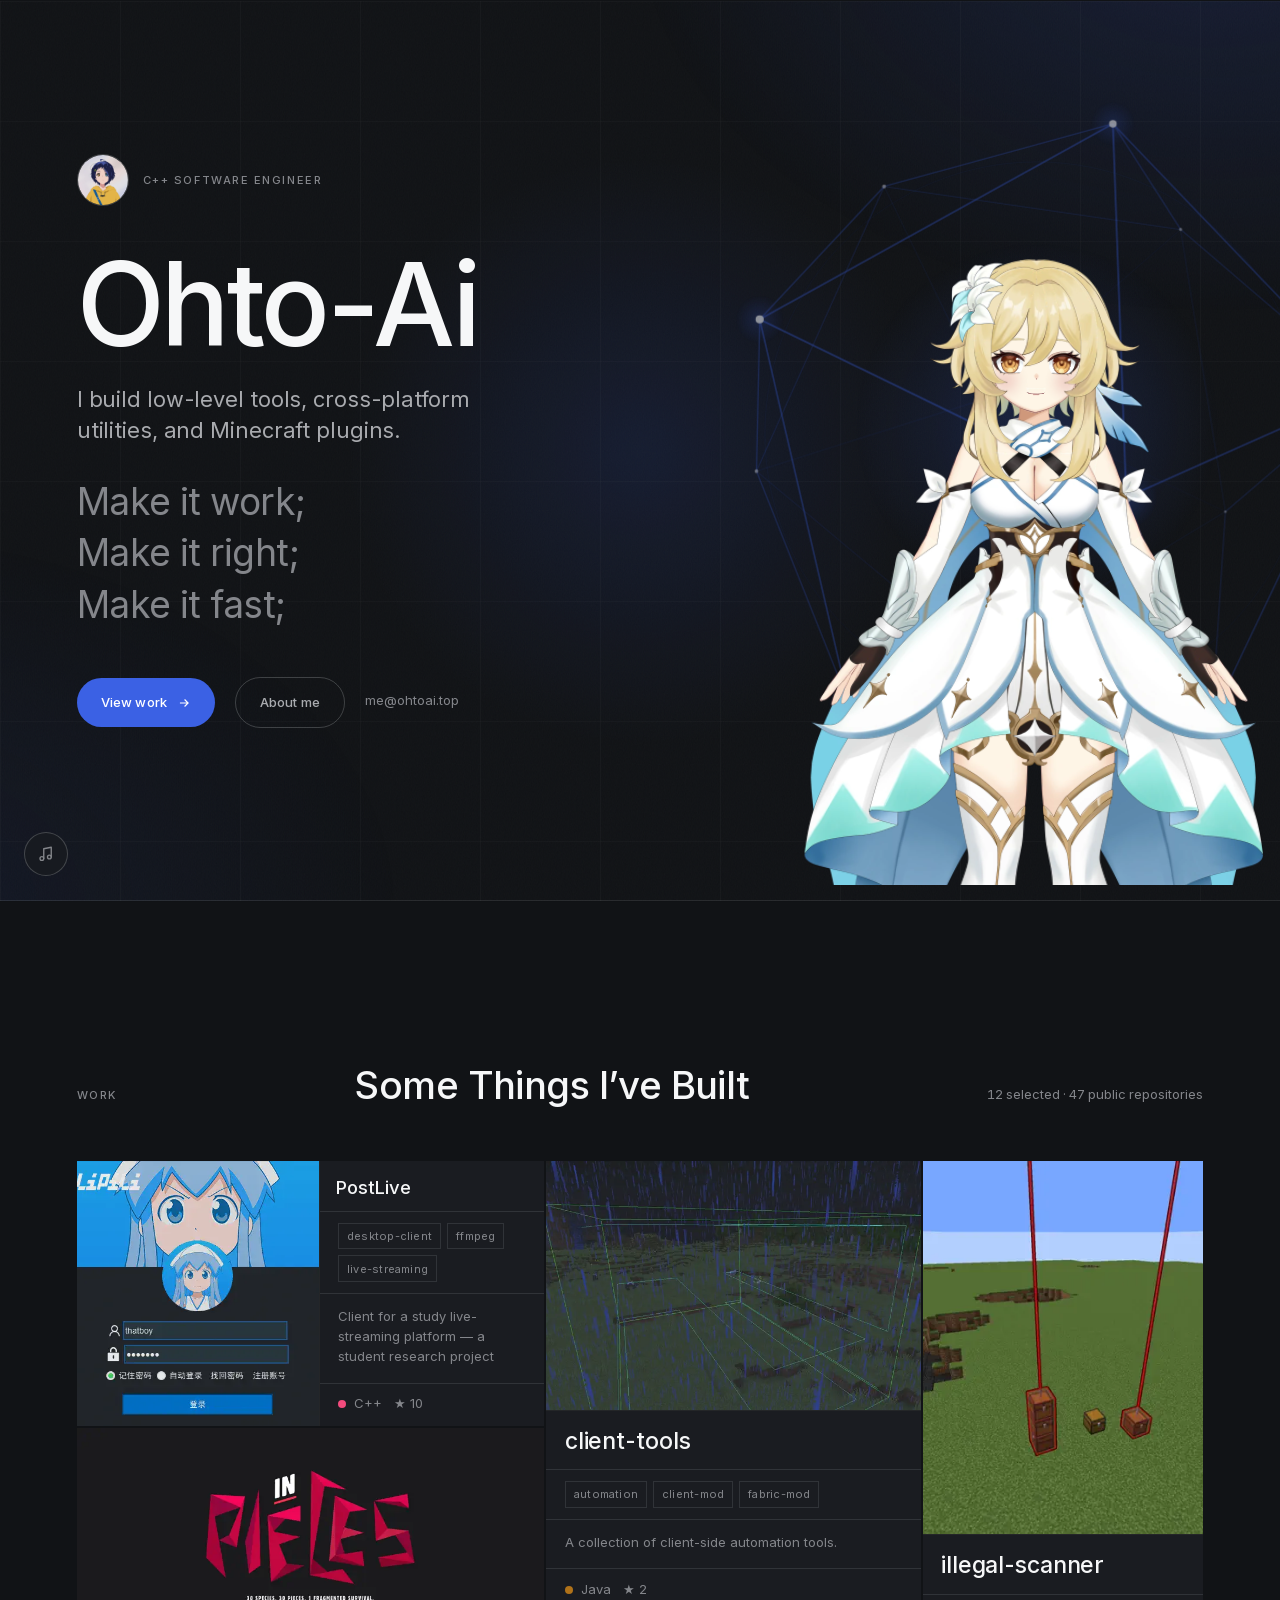
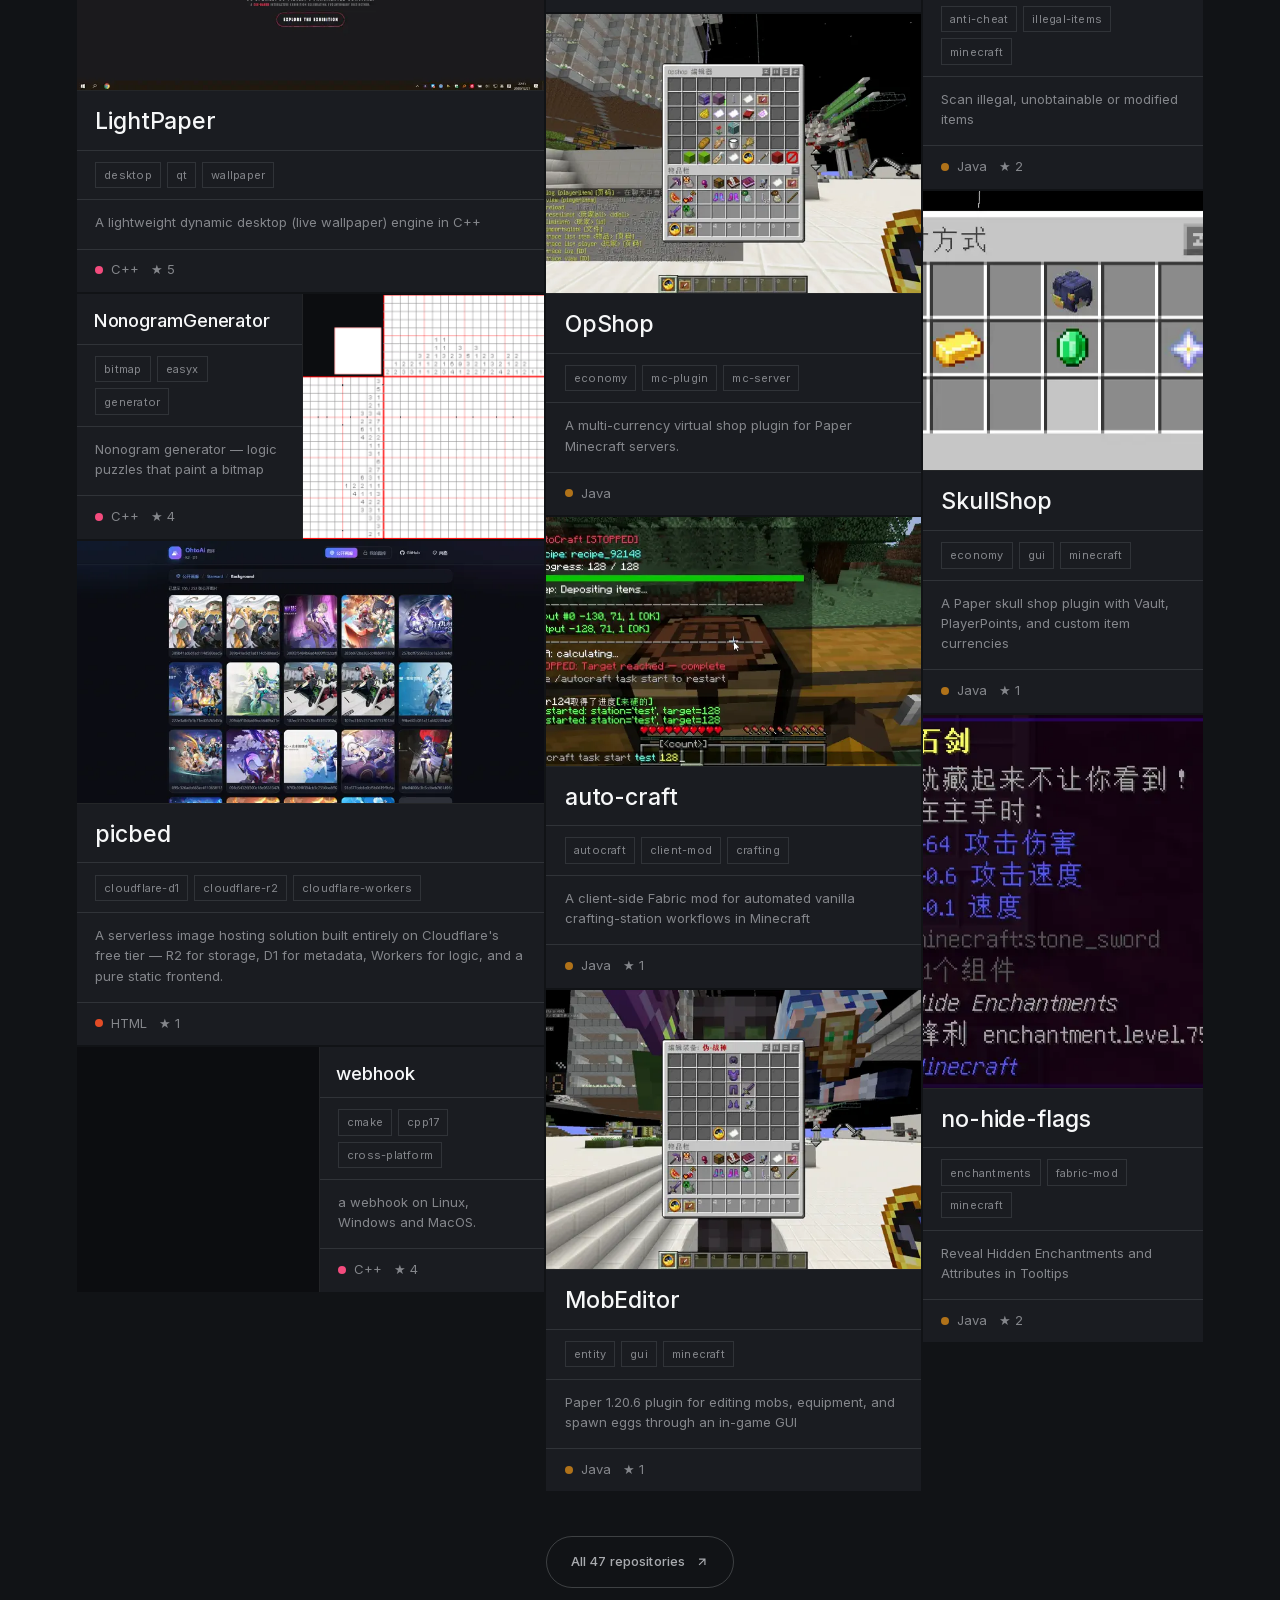
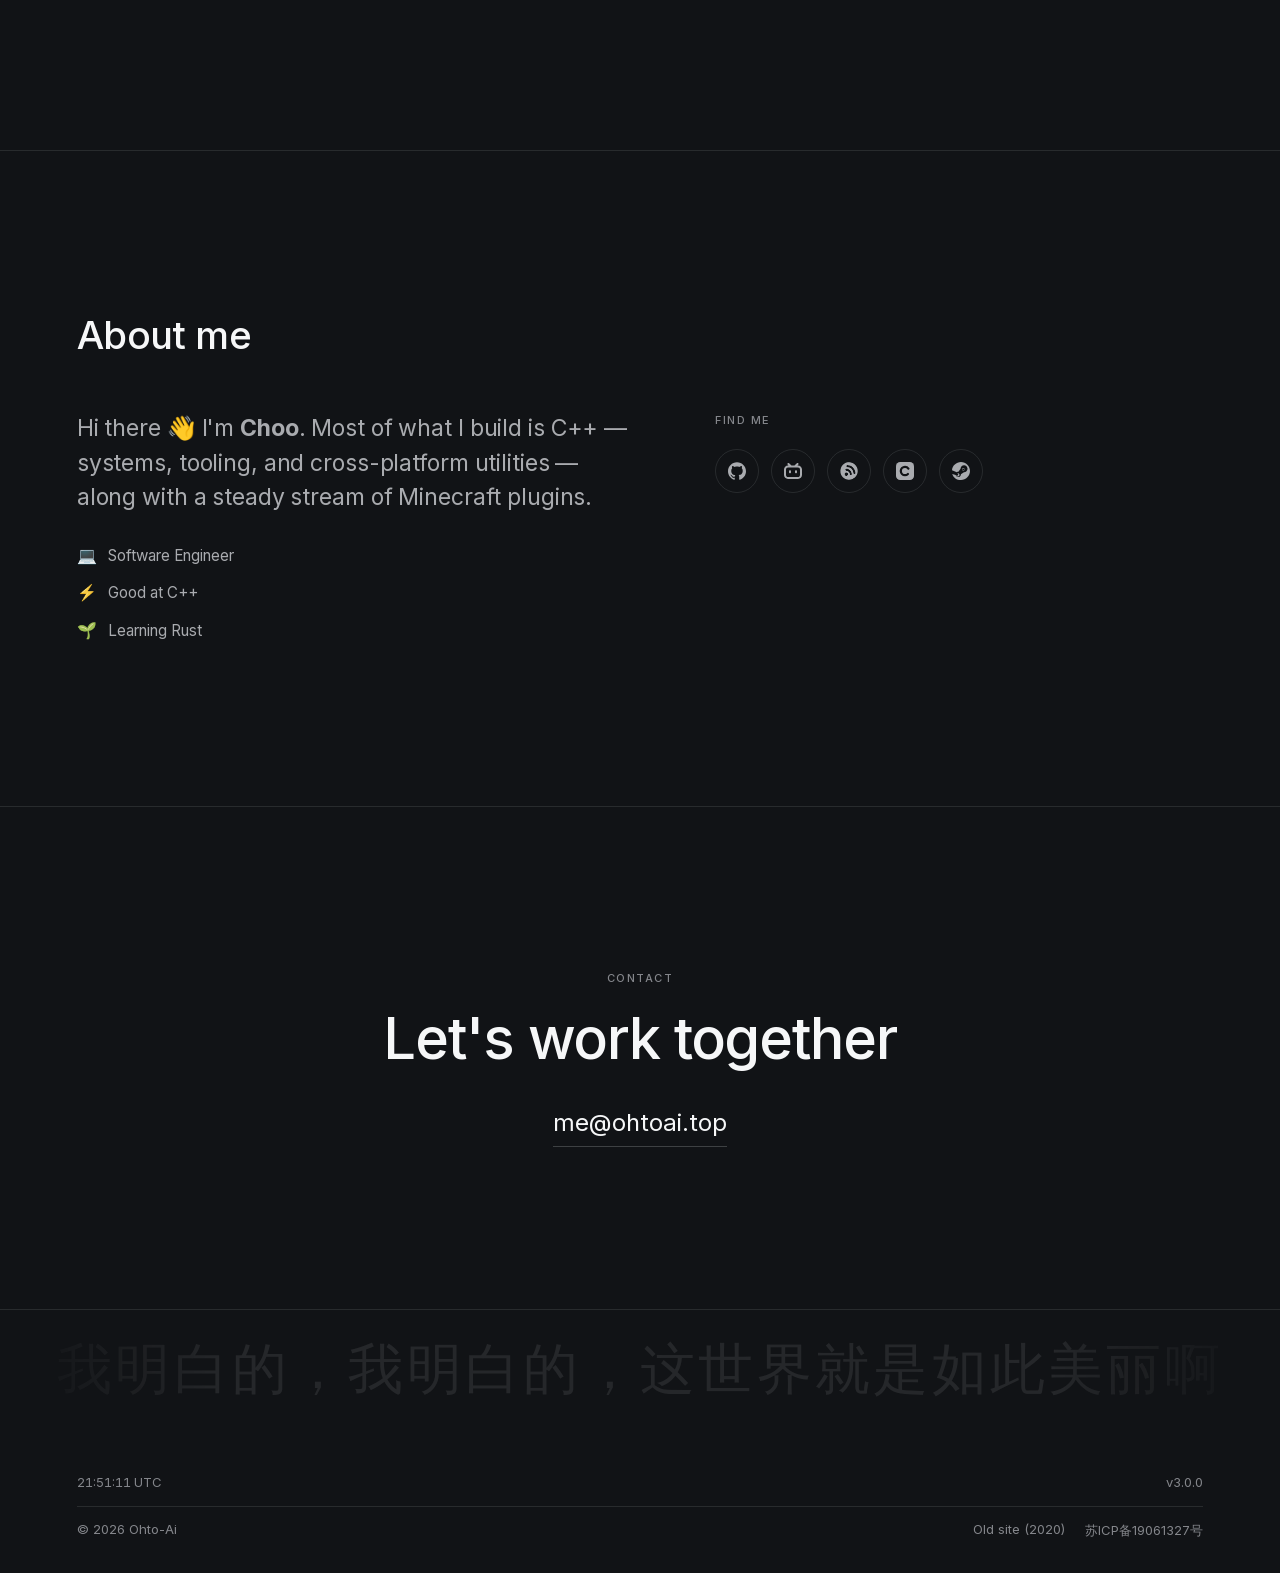
<file: index.html>
<!DOCTYPE html>
<html lang="en" class="is-loading">

<head>
    <meta charset="utf-8" />
    <meta name="viewport" content="width=device-width, initial-scale=1, viewport-fit=cover" />
    <meta name="color-scheme" content="dark" />
    <meta name="theme-color" content="#14151A" />
    <title>Ohto-Ai — C++ Software Engineer</title>
    <meta name="description" content="Ohto-Ai, C++ developer. Make it work; Make it right; Make it fast;" />
    <meta name="author" content="Ohto-Ai" />

    <!-- ======================================================================
         内联关键样式

         这一段存在的唯一目的：保证**第一帧**就是全屏不透明的深色。
         它不依赖任何外部文件，所以即使后面所有 <link> 和 <script> 全部 404，
         用户看到的依然是一块干净的深色，而不是闪出来的主页。
         ====================================================================== -->
    <style>
        html {
            background: #14151a;
            color-scheme: dark;
        }

        /* 揭幕的时长与缓动。
           定义在这里而不是 tokens.css —— 因为加载页必须在外部 CSS 全部
           加载失败时也能正常退场，否则它会永久盖住整站。
           内容升起（layout.css）引用同一组变量，两边才不会脱节。 */
        :root {
            --curtain-duration: 0.95s;
            --curtain-ease: cubic-bezier(0.7, 0, 0.3, 1);
        }

        .preloader {
            position: fixed;
            inset: 0;
            z-index: 1000;
            overflow: hidden;
            transform: translateY(0);
            transition: transform var(--curtain-duration) var(--curtain-ease);
        }

        /* 加载页整体上滑退场。
           内容同时从下方一个视口的高度升上来（见 layout.css），
           两者同速同向，所以始终首尾相接，中间不会露出空隙。 */
        html:not(.is-loading) .preloader {
            transform: translateY(-100%);
            pointer-events: none;
        }

        .preloader__band {
            position: absolute;
            left: 0;
            width: 100%;
            height: 33.34%;
        }

        .preloader__band:nth-child(1) { top: 0; }
        .preloader__band:nth-child(2) { top: 33.33%; }
        .preloader__band:nth-child(3) { top: 66.66%; }

        /* 加载期间，主页内容物理上不可见、不可滚动。
           即便遮罩层因为任何原因变透明，也不可能露出主页。

           用 clip 而不是 hidden：hidden 仍允许程序化滚动（比如方向键、
           空格），clip 则完全不建立可滚动区域。

           注意：它**不能**阻止文档被撑高。内容在加载期间整体下移 100vh，
           scrollHeight 实测会从 3369 涨到 4269（差一个视口）。原因是 body
           的 overflow 会传播到视口、body 自身按 visible 处理，那段位移照样
           计入可滚动区域。改用 clip 也一样撑高 —— 我试过。
           真正兜住这件事的是 site.js：平滑滚动和 ScrollTrigger 都推迟到
           位移动画结束后才初始化 / refresh。 */
        html.is-loading body {
            overflow: clip;
        }

        html.is-loading .site-nav,
        html.is-loading main,
        html.is-loading .site-footer,
        html.is-loading .skip-link {
            opacity: 0;
            visibility: hidden;
        }

        /* 减少动效 / 二次访问时直接跳过加载页 */
        html.is-skip-preloader .preloader {
            display: none;
        }
    </style>

    <link rel="preload" as="font" type="font/woff2" crossorigin
        href="assets/fonts/inter/inter-latin-wght-normal.woff2" />

    <link rel="stylesheet" href="assets/css/tokens.css" />
    <link rel="stylesheet" href="assets/css/base.css" />
    <link rel="stylesheet" href="assets/css/layout.css" />
    <link rel="stylesheet" href="assets/css/components.css" />
    <link rel="stylesheet" href="assets/css/motion.css" />

    <link rel="icon" href="favicon.ico" sizes="any" />
    <link rel="icon" type="image/png" href="assets/icon/favicon-256.png" sizes="256x256" />
    <link rel="apple-touch-icon" href="assets/icon/apple-touch-icon.png" />

    <!-- 首页的 Markdown 表示（Markdown for Agents）。
         静态源站做不了 Accept 头协商，Agent 可经此发现 /index.md；
         边缘层的完整协商见 cloudflare-worker/。 -->
    <link rel="alternate" type="text/markdown" href="/index.md" />
    <!-- 机器可读资源：API 目录（RFC 9727）与站点描述（schema.org JSON-LD）。
         对应的 Link 响应头由边缘 Worker 注入，见 cloudflare-worker/。 -->
    <link rel="api-catalog" href="/.well-known/api-catalog" />
    <link rel="describedby" type="application/ld+json" href="/doc/site.jsonld" />

    <!-- ======================================================================
         内联兜底

         它是内联的，所以**即使每一个外部 JS 和 CSS 都加载失败，它也会执行**。
         4 秒后无条件揭幕。这一层让"加载页卡死导致整站不可用"从
         "不太可能"变成"不可能"—— 旧站正是死在这一点上：
         它的揭幕逻辑依赖 CDN 上的 jQuery，CDN 一挂，页面就永远出不来。
         ====================================================================== -->
    <script>
        (function () {
            var de = document.documentElement;

            // js 标记表示"脚本可用，可以放心先把内容藏起来再揭示"。
            // 它必须无条件加上 —— 曾经写成两个分支各加一个，
            // 结果跳过加载页那条分支漏了它，导致同会话内二次访问时
            // motion.css 里所有 html.js 开头的规则全部失效，
            // 入场动画静默地什么都不做。
            de.classList.add("js");

            // 唯一的跳过条件：用户明确要求减少动效。
            // 问候语轮播本身就是一段动画，对这类用户直接不播，
            // 也省掉 1.4 秒的等待。
            //
            // 这里曾经还挂过一道"同会话只播一次"的 sessionStorage 门槛，
            // 已移除 —— 本站是单页，那道门槛的实际效果只是"刷新之后
            // 加载页不再出现"，跟预期正好相反。
            try {
                if (window.matchMedia("(prefers-reduced-motion: reduce)").matches) {
                    de.classList.remove("is-loading");
                    de.classList.add("is-skip-preloader");
                }
            } catch (e) {
                // matchMedia 不可用就按正常播放处理
            }

            // 兜底揭幕：无条件执行，不依赖任何外部资源
            window.__ohtoReveal = function () {
                if (!de.classList.contains("is-loading")) return;
                de.classList.remove("is-loading");
                var p = document.getElementById("preloader");
                if (p) {
                    p.setAttribute("data-done", "");
                    p.style.display = "none";
                }
            };

            setTimeout(window.__ohtoReveal, 4000);
        })();
    </script>
</head>

<body>
    <div class="site-bg" aria-hidden="true">
        <div class="site-bg__spot"></div>
    </div>

    <a class="skip-link" href="#main">Skip to content</a>

    <!-- ======================================================================
         加载页
         三条幕布自带内联背景色 —— 不依赖外部 CSS 就已经是全屏不透明的
         ====================================================================== -->
    <div class="preloader" id="preloader" role="status" aria-label="Loading">
        <div class="preloader__band" style="background:#14151A"></div>
        <div class="preloader__band" style="background:#14151A"></div>
        <div class="preloader__band" style="background:#14151A"></div>

        <div class="preloader__inner">
            <div class="preloader__greeting">
                <!-- 全站改英文后，这里也收成拉丁字母，收在 Hello 上 -->
                <span class="preloader__word">Bonjour</span>
                <span class="preloader__word">Hallo</span>
                <span class="preloader__word">Ciao</span>
                <span class="preloader__word">Olá</span>
                <span class="preloader__word">Hola</span>
                <span class="preloader__word">Hello</span>
            </div>

            <div class="preloader__foot">
                <span class="preloader__counter" id="preloader-counter">00</span>
                <a class="preloader__beian" href="https://beian.miit.gov.cn" target="_blank"
                    rel="noopener noreferrer" lang="zh-Hans">苏ICP备19061327号</a>
            </div>
        </div>
    </div>

    <!-- 导航 -->
    <header class="site-nav" id="site-nav">
        <div class="container site-nav__inner">
            <a class="site-nav__wordmark" href="#top">Ohto-Ai</a>

            <nav class="site-nav__links" aria-label="Main">
                <a class="site-nav__link" href="#work">Work</a>
                <a class="site-nav__link" href="https://blog.ohtoai.top/" target="_blank" rel="noopener noreferrer">Blog</a>
                <a class="site-nav__link" href="https://img.ohtoai.top" target="_blank" rel="noopener noreferrer">Images</a>
                <a class="site-nav__link" href="https://mail.ohtoai.top/" target="_blank" rel="noopener noreferrer">Mail</a>
                <a class="site-nav__link" href="#about">About</a>
                <a class="site-nav__link" href="#contact">Contact</a>
            </nav>

            <div class="site-nav__actions">
                <a class="site-nav__icon" href="https://github.com/Ohto-Ai" target="_blank" rel="noopener noreferrer"
                    aria-label="GitHub">
                    <svg width="18" height="18" viewBox="0 0 24 24" fill="currentColor" aria-hidden="true">
                        <path
                            d="M12 .297c-6.63 0-12 5.373-12 12 0 5.303 3.438 9.8 8.205 11.385.6.113.82-.258.82-.577 0-.285-.01-1.04-.015-2.04-3.338.724-4.042-1.61-4.042-1.61C4.422 18.07 3.633 17.7 3.633 17.7c-1.087-.744.084-.729.084-.729 1.205.084 1.838 1.236 1.838 1.236 1.07 1.835 2.809 1.305 3.495.998.108-.776.417-1.305.76-1.605-2.665-.3-5.466-1.332-5.466-5.93 0-1.31.465-2.38 1.235-3.22-.135-.303-.54-1.523.105-3.176 0 0 1.005-.322 3.3 1.23.96-.267 1.98-.399 3-.405 1.02.006 2.04.138 3 .405 2.28-1.552 3.285-1.23 3.285-1.23.645 1.653.24 2.873.12 3.176.765.84 1.23 1.91 1.23 3.22 0 4.61-2.805 5.625-5.475 5.92.42.36.81 1.096.81 2.22 0 1.606-.015 2.896-.015 3.286 0 .315.21.69.825.57C20.565 22.092 24 17.592 24 12.297c0-6.627-5.373-12-12-12" />
                    </svg>
                </a>

                <button class="site-nav__toggle" id="nav-toggle" aria-expanded="false" aria-controls="nav-panel"
                    aria-label="Open menu">
                    <svg width="20" height="20" viewBox="0 0 24 24" fill="none" stroke="currentColor"
                        stroke-width="1.5" aria-hidden="true">
                        <path d="M3 7h18M3 12h18M3 17h18" />
                    </svg>
                </button>
            </div>
        </div>
    </header>

    <!-- 移动端菜单 -->
    <nav class="nav-panel" id="nav-panel" aria-label="Mobile">
        <a class="nav-panel__link" href="#work">Work</a>
        <a class="nav-panel__link" href="https://blog.ohtoai.top/" target="_blank" rel="noopener noreferrer">Blog</a>
        <a class="nav-panel__link" href="https://img.ohtoai.top" target="_blank" rel="noopener noreferrer">Images</a>
        <a class="nav-panel__link" href="https://mail.ohtoai.top/" target="_blank" rel="noopener noreferrer">Mail</a>
        <a class="nav-panel__link" href="#about">About</a>
        <a class="nav-panel__link" href="#contact">Contact</a>
    </nav>

    <main id="main">
        <!-- ==================================================================
             Hero
             ================================================================== -->
        <section class="hero" id="top">
            <div class="container">
                <!-- 常驻动画：Live2D 立绘。画布由 hero-live2d.js 懒加载运行时后
                     动态插入 #hero-stage —— 揭幕结束 + 浏览器空闲才开始拉
                     ~700KB 库 + ~2.7MB 模型，不占首帧预算。
                     当前挂的是官方示例 Haru（管线占位），后续整体换成正统荧。
                     任何一步失败 stage 都整个让位，只剩线框底衬和辉光。 -->
                <div class="hero__char" id="hero-char" aria-hidden="true">
                    <!-- 旧版首屏那个自转的线框二十面体，退到立绘背后当底衬。
                         比角色大一圈，只在她的轮廓之外露出来。 -->
                    <div class="hero__backdrop">
                        <canvas id="hero-canvas"></canvas>
                    </div>
                    <div class="hero__char-glow"></div>
                    <div class="hero__char-stage" id="hero-stage">
                        <!-- 剧照垫场：从实际渲染帧截取的静态荧（66KB），模型
                             加载期间先由它占位，就绪后淡出无缝交接；加载
                             失败时它就是最终形态；reduced-motion 下它是全部 -->
                        <img class="hero__live2d-still" id="hero-live2d-still"
                            src="assets/live2d/lumine/still.webp" alt=""
                            aria-hidden="true" />
                    </div>
                </div>

                <div class="hero__copy">
                    <div class="hero__chip reveal">
                        <!-- 头像：本地文件即显（同源必成，硬刷新-proof），
                             avatar.js 后台预载 Gravatar 高清镜像、成功才无缝升级。
                             之前指向 CDN 的做法被实测拖出过 50s+ 的加载悬挂。 -->
                        <img class="hero__avatar" id="hero-avatar"
                            src="assets/img/avatar.png"
                            alt="Ohto-Ai" width="52" height="52" decoding="async"
                            referrerpolicy="no-referrer" />
                        <span class="eyebrow">C++ Software Engineer</span>
                    </div>

                    <h1 class="hero__name mask-reveal" lang="en">Ohto-Ai</h1>

                    <!-- 一句"我做什么"。之前首屏只有名字和宣言，访客看不出这人具体做哪一行。 -->
                    <p class="hero__lede mask-reveal" lang="en" style="--reveal-delay:.08s">
                        I build low-level tools, cross-platform utilities, and Minecraft plugins.
                    </p>

                    <!-- 三行一组，每行各自遮罩揭示。刻意断成三行而不是让它自然折行：
                         一行 42 个字符在这个字号下必然断得难看，断成三行反而像一句宣言。 -->
                    <p class="hero__statement">
                        <span class="mask-reveal" style="--reveal-delay:.2s">Make it work;</span>
                        <span class="mask-reveal" style="--reveal-delay:.3s">Make it right;</span>
                        <span class="mask-reveal" style="--reveal-delay:.4s">Make it fast;</span>
                    </p>

                    <div class="hero__actions reveal" style="--reveal-delay:.52s">
                        <a class="btn btn--primary" href="#work">
                            View work
                            <svg width="14" height="14" viewBox="0 0 24 24" fill="none" stroke="currentColor"
                                stroke-width="2" aria-hidden="true">
                                <path d="M5 12h14M13 6l6 6-6 6" />
                            </svg>
                        </a>
                        <a class="btn btn--ghost" href="#about">About me</a>

                        <!-- 邮箱放首屏，省得访客为了找联系方式一路滚到底 -->
                        <a class="hero__email" href="mailto:me@ohtoai.top">me@ohtoai.top</a>
                    </div>
                </div>
            </div>
        </section>

        <!-- ==================================================================
             Work
             ================================================================== -->
        <section id="work">
            <div class="container">
                <div class="section-head reveal">
                    <p class="eyebrow">Work</p>
                    <h2 class="section-head__title">Some Things I’ve Built</h2>
                    <p class="section-head__count mono" id="work-count"></p>
                </div>

                <div class="work-grid" id="work-list">
                    <!-- 由 work.js 从 repos.data.js 渲染成错落的砖块 -->
                </div>

                <!-- 无 JS 时的降级：普通链接列表，依然可用 -->
                <!-- 无 JS 时的降级：与 repos.data.js 的精选名单保持一致 -->
                <noscript>
                    <div class="work-list">
                        <a class="work-row" href="https://github.com/Ohto-Ai/PostLive">
                            <span class="work-row__index">00</span>
                            <span class="work-row__body"><span class="work-row__title">PostLive</span></span>
                        </a>
                        <a class="work-row" href="https://github.com/Ohto-Ai/LightPaper">
                            <span class="work-row__index">01</span>
                            <span class="work-row__body"><span class="work-row__title">LightPaper</span></span>
                        </a>
                        <a class="work-row" href="https://github.com/Ohto-Ai/NonogramGenerator">
                            <span class="work-row__index">02</span>
                            <span class="work-row__body"><span class="work-row__title">NonogramGenerator</span></span>
                        </a>
                        <a class="work-row" href="https://github.com/ohto-ai/picbed">
                            <span class="work-row__index">03</span>
                            <span class="work-row__body"><span class="work-row__title">picbed</span></span>
                        </a>
                        <a class="work-row" href="https://github.com/Ohto-Ai/webhook">
                            <span class="work-row__index">04</span>
                            <span class="work-row__body"><span class="work-row__title">webhook</span></span>
                        </a>
                        <a class="work-row" href="https://github.com/ohto-ai/client-tools">
                            <span class="work-row__index">05</span>
                            <span class="work-row__body"><span class="work-row__title">client-tools</span></span>
                        </a>
                        <a class="work-row" href="https://github.com/ohto-ai/OpShop">
                            <span class="work-row__index">06</span>
                            <span class="work-row__body"><span class="work-row__title">OpShop</span></span>
                        </a>
                        <a class="work-row" href="https://github.com/ohto-ai/auto-craft">
                            <span class="work-row__index">07</span>
                            <span class="work-row__body"><span class="work-row__title">auto-craft</span></span>
                        </a>
                        <a class="work-row" href="https://github.com/ohto-ai/MobEditor">
                            <span class="work-row__index">08</span>
                            <span class="work-row__body"><span class="work-row__title">MobEditor</span></span>
                        </a>
                        <a class="work-row" href="https://github.com/ohto-ai/illegal-scanner">
                            <span class="work-row__index">09</span>
                            <span class="work-row__body"><span class="work-row__title">illegal-scanner</span></span>
                        </a>
                        <a class="work-row" href="https://github.com/ohto-ai/SkullShop">
                            <span class="work-row__index">10</span>
                            <span class="work-row__body"><span class="work-row__title">SkullShop</span></span>
                        </a>
                        <a class="work-row" href="https://github.com/ohto-ai/no-hide-flags">
                            <span class="work-row__index">11</span>
                            <span class="work-row__body"><span class="work-row__title">no-hide-flags</span></span>
                        </a>
                    </div>
                </noscript>

                <div class="work-more reveal">
                    <a class="btn btn--ghost" id="work-all" href="https://github.com/Ohto-Ai?tab=repositories"
                        target="_blank" rel="noopener noreferrer">
                        <span id="work-all-label">All repositories</span>
                        <svg width="14" height="14" viewBox="0 0 24 24" fill="none" stroke="currentColor"
                            stroke-width="2" aria-hidden="true">
                            <path d="M7 17L17 7M7 7h10v10" />
                        </svg>
                    </a>
                </div>
            </div>
        </section>

        <!-- ==================================================================
             About
             ================================================================== -->
        <section id="about">
            <div class="container">
                <div class="section-head reveal">
                    <h2 class="section-head__title">About me</h2>
                </div>

                <div class="about__grid">
                    <div class="reveal">
                        <!-- 原先这句是"I build things, get them right, then make them fast"，
                             跟首屏那句宣言是同一个意思，等于在同一页说了两遍。
                             换成实际信息：做什么、用什么语言、还写什么。 -->
                        <p class="about__lead">
                            Hi there 👋 I'm <strong>Choo</strong>. Most of what I build is C++ — systems,
                            tooling, and cross-platform utilities — along with a steady stream
                            of Minecraft plugins.
                        </p>

                        <ul class="about__facts">
                            <li>
                                <span class="about__emoji" aria-hidden="true">💻</span>
                                <span>Software Engineer</span>
                            </li>
                            <li>
                                <span class="about__emoji" aria-hidden="true">⚡</span>
                                <span>Good at C++</span>
                            </li>
                            <li>
                                <span class="about__emoji" aria-hidden="true">🌱</span>
                                <span>Learning Rust</span>
                            </li>
                        </ul>
                    </div>

                    <div class="reveal" style="--reveal-delay:.1s">
                        <p class="eyebrow" style="margin-bottom:1.25rem">Find me</p>
                        <div class="about__socials">
                            <a class="about__social" href="https://github.com/Ohto-Ai" target="_blank"
                                rel="noopener noreferrer" aria-label="GitHub">
                                <svg width="18" height="18" viewBox="0 0 24 24" fill="currentColor" aria-hidden="true">
                                    <path
                                        d="M12 .297c-6.63 0-12 5.373-12 12 0 5.303 3.438 9.8 8.205 11.385.6.113.82-.258.82-.577 0-.285-.01-1.04-.015-2.04-3.338.724-4.042-1.61-4.042-1.61C4.422 18.07 3.633 17.7 3.633 17.7c-1.087-.744.084-.729.084-.729 1.205.084 1.838 1.236 1.838 1.236 1.07 1.835 2.809 1.305 3.495.998.108-.776.417-1.305.76-1.605-2.665-.3-5.466-1.332-5.466-5.93 0-1.31.465-2.38 1.235-3.22-.135-.303-.54-1.523.105-3.176 0 0 1.005-.322 3.3 1.23.96-.267 1.98-.399 3-.405 1.02.006 2.04.138 3 .405 2.28-1.552 3.285-1.23 3.285-1.23.645 1.653.24 2.873.12 3.176.765.84 1.23 1.91 1.23 3.22 0 4.61-2.805 5.625-5.475 5.92.42.36.81 1.096.81 2.22 0 1.606-.015 2.896-.015 3.286 0 .315.21.69.825.57C20.565 22.092 24 17.592 24 12.297c0-6.627-5.373-12-12-12" />
                                </svg>
                            </a>
                            <a class="about__social" href="https://space.bilibili.com/36225088" target="_blank"
                                rel="noopener noreferrer" aria-label="Bilibili">
                                <svg width="18" height="18" viewBox="0 0 24 24" fill="currentColor" aria-hidden="true">
                                    <path
                                        d="M17.813 4.653h.854c1.51.054 2.769.578 3.773 1.574 1.004.995 1.524 2.249 1.56 3.76v7.36c-.036 1.51-.556 2.769-1.56 3.773s-2.262 1.524-3.773 1.56H5.333c-1.51-.036-2.769-.556-3.773-1.56S.036 18.858 0 17.347v-7.36c.036-1.511.556-2.765 1.56-3.76 1.004-.996 2.262-1.52 3.773-1.574h.774l-1.174-1.12a1.234 1.234 0 0 1-.373-.906c0-.356.124-.658.373-.907l.027-.027c.267-.249.573-.373.92-.373.347 0 .653.124.92.373L9.653 4.44c.071.071.134.142.187.213h4.267a.836.836 0 0 1 .16-.213l2.853-2.747c.267-.249.573-.373.92-.373.347 0 .662.151.929.4.267.249.391.551.391.907 0 .355-.124.657-.373.906zM5.333 7.24c-.746.018-1.373.276-1.88.773-.506.498-.769 1.13-.786 1.894v7.52c.017.764.28 1.395.786 1.893.507.498 1.134.756 1.88.773h13.334c.746-.017 1.373-.275 1.88-.773.506-.498.769-1.129.786-1.893v-7.52c-.017-.765-.28-1.396-.786-1.894-.507-.497-1.134-.755-1.88-.773zM8 11.107c.373 0 .684.124.933.373.25.249.383.569.4.96v1.173c-.017.391-.15.711-.4.96-.249.25-.56.374-.933.374s-.684-.125-.933-.374c-.25-.249-.383-.569-.4-.96V12.44c0-.373.129-.689.386-.947.258-.257.574-.386.947-.386zm8 0c.373 0 .684.124.933.373.25.249.383.569.4.96v1.173c-.017.391-.15.711-.4.96-.249.25-.56.374-.933.374s-.684-.125-.933-.374c-.25-.249-.383-.569-.4-.96V12.44c0-.373.129-.689.386-.947.258-.257.574-.386.947-.386z" />
                                </svg>
                            </a>
                            <a class="about__social" href="https://www.cnblogs.com/that-boy" target="_blank"
                                rel="noopener noreferrer" aria-label="博客园">
                                <svg width="18" height="18" viewBox="0 0 100 100" fill="currentColor" aria-hidden="true">
                                    <path d="M50.2 2C40.7 2 31.4 4.8 23.4 10.1C15.5 15.4 9.3 23 5.7 31.8C2 40.6 1.1 50.3 2.9 59.6C4.8 69 9.4 77.6 16.1 84.3C22.9 91.1 31.5 95.7 40.8 97.5C50.2 99.4 59.9 98.4 68.7 94.8C77.5 91.1 85 84.9 90.3 77C95.6 69.1 98.4 59.8 98.4 50.2C98.4 43.9 97.2 37.6 94.8 31.8C92.3 25.9 88.8 20.6 84.3 16.1C79.8 11.6 74.5 8.1 68.7 5.7C62.8 3.2 56.6 2 50.2 2ZM35 78.1C32.9 78.1 30.9 77.5 29.2 76.3C27.5 75.2 26.1 73.5 25.3 71.6C24.5 69.7 24.3 67.6 24.7 65.6C25.1 63.5 26.1 61.7 27.6 60.2C29 58.7 30.9 57.7 32.9 57.3C34.9 56.9 37.1 57.1 39 57.9C40.9 58.7 42.5 60.1 43.7 61.8C44.8 63.5 45.4 65.5 45.4 67.6C45.4 70.4 44.3 73 42.4 75C40.4 76.9 37.8 78.1 35 78.1ZM60.1 74.1C58.4 74.1 56.7 73.4 55.5 72.2C54.3 70.9 53.6 69.3 53.6 67.6C53.6 57.8 45.1 49.5 35 49.5C33.3 49.5 31.7 48.8 30.4 47.6C29.2 46.3 28.5 44.7 28.5 43C28.5 41.2 29.2 39.6 30.4 38.4C31.7 37.1 33.3 36.5 35 36.5C52.1 36.5 66.6 50.7 66.6 67.6C66.6 68.4 66.5 69.3 66.1 70.1C65.8 70.9 65.3 71.6 64.7 72.2C64.1 72.8 63.4 73.3 62.6 73.6C61.8 73.9 60.9 74.1 60.1 74.1L60.1 74.1ZM80.7 68H80.2C78.5 68 77 67.4 75.8 66.3C74.6 65.2 73.8 63.6 73.7 62C72.3 46.3 60.6 29.5 41.4 29.5C39.7 29.5 38 28.8 36.8 27.6C35.6 26.4 34.9 24.7 34.9 23C34.9 21.3 35.6 19.6 36.8 18.4C38 17.2 39.7 16.5 41.4 16.5C65 16.5 84.5 35.6 86.7 61C86.8 62.7 86.2 64.4 85.1 65.7C84 67 82.4 67.9 80.7 68Z" />
                                    <path d="M36.2 6.9C60.1 -0.9 86.2 12.3 93.6 35.9" />
                                    <path d="M50.2 5.6C41.4 5.6 32.8 8.2 25.4 13.1C18.1 18 12.4 25 9 33.1C5.6 41.3 4.7 50.3 6.5 58.9C8.2 67.6 12.4 75.5 18.7 81.8C24.9 88 32.9 92.3 41.5 94C50.2 95.7 59.1 94.8 67.3 91.4C75.4 88.1 82.4 82.3 87.3 75C92.2 67.7 94.8 59 94.8 50.2C94.8 44.4 93.7 38.6 91.4 33.1C89.2 27.7 85.9 22.8 81.8 18.7C77.6 14.5 72.7 11.2 67.3 9C61.9 6.8 56.1 5.6 50.2 5.6ZM35 78.1C32.9 78.1 30.9 77.5 29.2 76.3C27.5 75.2 26.1 73.5 25.3 71.6C24.5 69.7 24.3 67.6 24.7 65.6C25.1 63.5 26.1 61.7 27.6 60.2C29 58.7 30.9 57.7 32.9 57.3C34.9 56.9 37.1 57.1 39 57.9C40.9 58.7 42.5 60.1 43.7 61.8C44.8 63.5 45.4 65.5 45.4 67.6C45.4 70.4 44.3 73 42.4 75C40.4 76.9 37.8 78.1 35 78.1ZM60.1 74.1C58.4 74.1 56.7 73.4 55.5 72.2C54.3 70.9 53.6 69.3 53.6 67.6C53.6 57.8 45.1 49.5 35 49.5C33.3 49.5 31.7 48.8 30.4 47.6C29.2 46.3 28.5 44.7 28.5 43C28.5 41.2 29.2 39.6 30.4 38.4C31.7 37.1 33.3 36.5 35 36.5C52.2 36.5 66.6 50.7 66.6 67.6C66.6 68.4 66.5 69.3 66.1 70.1C65.8 70.9 65.3 71.6 64.7 72.2C64.1 72.8 63.4 73.3 62.6 73.6C61.8 73.9 60.9 74.1 60.1 74.1L60.1 74.1ZM80.7 68H80.2C78.5 68 77 67.4 75.8 66.3C74.6 65.2 73.8 63.6 73.7 62C72.4 46.3 60.6 29.5 41.4 29.5C39.7 29.5 38 28.8 36.8 27.6C35.6 26.4 34.9 24.7 34.9 23C34.9 21.3 35.6 19.6 36.8 18.4C38 17.2 39.7 16.5 41.4 16.5C65 16.5 84.5 35.6 86.7 61C86.8 62.7 86.2 64.4 85.1 65.7C84 67 82.4 67.9 80.7 68Z" />
                                    <path d="M80.7 68H80.2C78.5 68 77 67.4 75.8 66.3C74.6 65.2 73.8 63.6 73.7 62C73.2 56.8 71.7 51.7 69.2 47C58.9 38.2 45.8 33.4 32.2 33.4C23.5 33.4 14.8 35.5 6.9 39.4C4.4 49.5 5.5 60.1 10 69.5C14.5 78.9 22.1 86.4 31.6 90.8C41 95.1 51.7 96 61.8 93.3C71.8 90.6 80.6 84.5 86.6 76C85.9 72.9 85 69.9 83.8 67C82.8 67.6 81.8 67.9 80.7 68ZM35 78.1C32.9 78.1 30.9 77.5 29.2 76.3C27.5 75.2 26.1 73.5 25.3 71.6C24.5 69.7 24.3 67.6 24.7 65.6C25.1 63.5 26.1 61.7 27.6 60.2C29 58.7 30.9 57.7 32.9 57.3C34.9 56.9 37.1 57.1 39 57.9C40.9 58.7 42.5 60.1 43.7 61.8C44.8 63.5 45.4 65.5 45.4 67.6C45.4 70.4 44.3 73 42.4 75C40.4 76.9 37.8 78.1 35 78.1ZM60.1 74.1C58.4 74.1 56.7 73.4 55.5 72.2C54.3 70.9 53.6 69.3 53.6 67.6C53.6 57.7 45.1 49.5 35 49.5C33.3 49.5 31.7 48.8 30.4 47.6C29.2 46.3 28.5 44.7 28.5 43C28.5 41.2 29.2 39.6 30.4 38.4C31.7 37.1 33.3 36.5 35 36.5C52.1 36.5 66.6 50.7 66.6 67.6C66.6 68.4 66.5 69.3 66.1 70.1C65.8 70.9 65.3 71.6 64.7 72.2C64.1 72.8 63.4 73.3 62.6 73.6C61.8 73.9 60.9 74.1 60.1 74.1L60.1 74.1Z" />
                                </svg>
                            </a>
                            <a class="about__social" href="https://blog.csdn.net/qq_29091587" target="_blank"
                                rel="noopener noreferrer" aria-label="CSDN">
                                <svg width="18" height="18" viewBox="0 0 24 24" fill="currentColor" aria-hidden="true">
                                    <mask id="csdn-cut">
                                        <rect width="24" height="24" fill="#fff" />
                                        <circle cx="12" cy="12" r="5.6" fill="none" stroke="#000" stroke-width="3"
                                            stroke-linecap="round" stroke-dasharray="26.48 8.70" stroke-dashoffset="-4.35" />
                                    </mask>
                                    <rect width="24" height="24" rx="5.5" mask="url(#csdn-cut)" />
                                </svg>
                            </a>
                            <a class="about__social" href="https://steamcommunity.com/id/OhtoAi-02" target="_blank"
                                rel="noopener noreferrer" aria-label="Steam">
                                <svg width="18" height="18" viewBox="0 0 24 24" fill="currentColor" aria-hidden="true">
                                    <path
                                        d="M11.979 0C5.678 0 .511 4.86 0 10.985l6.443 2.664c.545-.373 1.203-.593 1.911-.593.063 0 .125.002.188.005l2.866-4.15v-.058c0-2.564 2.087-4.65 4.65-4.65 2.565 0 4.651 2.086 4.651 4.65 0 2.565-2.086 4.651-4.65 4.651h-.108l-4.09 2.918c0 .052.003.104.003.157 0 1.926-1.567 3.492-3.493 3.492-1.71 0-3.129-1.233-3.442-2.85L.32 15.887C1.748 20.771 6.279 24 11.98 24c6.627 0 12-5.373 12-12s-5.373-12-12-12zm-5.28 18.303l-1.31-.542a2.62 2.62 0 001.51 1.5c1.15.47 2.47-.08 2.94-1.23.23-.56.24-1.17.02-1.74a2.62 2.62 0 00-1.4-1.4 2.6 2.6 0 00-1.9-.07l1.35.56a1.93 1.93 0 01-1.21 3.02zm8.42-6.77a1.72 1.72 0 01-1.72-1.72c0-.95.77-1.72 1.72-1.72.95 0 1.72.77 1.72 1.72 0 .95-.77 1.72-1.72 1.72zm0-3.02a1.3 1.3 0 100 2.6 1.3 1.3 0 000-2.6z" />
                                </svg>
                            </a>
                        </div>
                    </div>
                    </div>
                </div>
        </section>

        <!-- ==================================================================
             Contact
             ================================================================== -->
        <section id="contact">
            <div class="container contact reveal">
                <!-- eyebrow 放标题上面，和 Work / About 的 section-head 同一节奏 -->
                <p class="eyebrow" style="margin-bottom:1.25rem">Contact</p>
                <h2 class="contact__title">Let's work together</h2>
                <a class="contact__email" href="mailto:me@ohtoai.top">me@ohtoai.top</a>
            </div>
        </section>
    </main>

    <footer class="site-footer">
        <!-- 大户爱在《奇蛋物语》终章的台词。装饰性的背景水印，读屏略过 -->
        <p class="site-footer__quote" lang="zh-Hans" aria-hidden="true">我明白的，我明白的，这世界就是如此美丽啊</p>
        <div class="container">
            <div class="site-footer__row">
                <span class="mono" id="footer-clock">--:--:--</span>
                <span class="mono">v3.0.0</span>
            </div>
            <div class="site-footer__row">
                <span>© <span id="footer-year">2026</span> Ohto-Ai</span>
                <span class="site-footer__links">
                    <a href="2020/">Old site (2020)</a>
                    <a class="site-footer__beian" href="https://beian.miit.gov.cn" target="_blank"
                        rel="noopener noreferrer" lang="zh-Hans">苏ICP备19061327号</a>
                </span>
            </div>
        </div>
    </footer>

    <!-- 背景音乐：HOYO-MiX《风息的离别诗》整曲（175s，Opus mono 24k ≈ 616KB，
         AAC 40k 兜底 Safari）。浏览器禁止有声自动播放，默认关闭，点左下角
         开关开启；上次开着走的话本次首次交互自动续上。曲子开头极轻、结尾
         自然淡出，整曲循环的接缝无需额外处理。 -->
    <div class="bgm" id="bgm">
        <audio id="bgm-audio" loop preload="none">
            <source src="assets/music/zeitlind-full.webm" type="audio/webm; codecs=opus" />
            <source src="assets/music/zeitlind-full.m4a" type="audio/mp4" />
        </audio>
        <button class="bgm__toggle" id="bgm-toggle" type="button" aria-pressed="false"
            aria-label="Play background music" title="Background music">
            <svg class="bgm__icon" width="18" height="18" viewBox="0 0 24 24" fill="none"
                stroke="currentColor" stroke-width="1.8" stroke-linecap="round"
                stroke-linejoin="round" aria-hidden="true">
                <path d="M9 18V5l10-2v13" />
                <circle cx="6.5" cy="18" r="2.5" />
                <circle cx="16.5" cy="16" r="2.5" />
            </svg>
        </button>
        <!-- 右键开关展开的小控制面板：播放/暂停 + 音量（bgm.js 定位与开关） -->
        <div class="bgm__panel" id="bgm-panel" role="group" aria-label="Background music controls"
            hidden>
            <button class="bgm__play" id="bgm-play" type="button" aria-pressed="false"
                aria-label="Play">
                <svg class="bgm__play-icon" width="15" height="15" viewBox="0 0 24 24"
                    aria-hidden="true">
                    <path class="bgm__icon-play" d="M8 5v14l11-7z" fill="currentColor" />
                    <path class="bgm__icon-pause" d="M7 5h3.5v14H7zM13.5 5H17v14h-3.5z"
                        fill="currentColor" />
                </svg>
            </button>
            <label class="bgm__vol">
                <svg width="14" height="14" viewBox="0 0 24 24" fill="none" stroke="currentColor"
                    stroke-width="1.8" stroke-linecap="round" stroke-linejoin="round" aria-hidden="true">
                    <path d="M11 5 6 9H3v6h3l5 4V5z" />
                    <path d="M15.5 8.5a5 5 0 0 1 0 7" />
                </svg>
                <input type="range" id="bgm-volume" min="0" max="100" value="45" aria-label="Volume" />
                <span class="bgm__vol-label mono" id="bgm-volume-label">45%</span>
            </label>
        </div>
    </div>

    <script src="assets/js/repos.data.js"></script>
    <script src="assets/js/vendor/gsap.min.js"></script>
    <script src="assets/js/vendor/ScrollTrigger.min.js"></script>
    <script src="assets/js/vendor/lenis.min.js"></script>
    <script src="assets/js/preloader.js"></script>
    <script src="assets/js/hero-live2d.js"></script>
    <script src="assets/js/hero-canvas.js"></script>
    <script src="assets/js/work.js"></script>
    <script src="assets/js/avatar.js"></script>
    <script src="assets/js/site.js"></script>
    <script src="assets/js/bgm.js"></script>
    <script src="assets/js/log-website.js"></script>
</body>

</html>
</file>
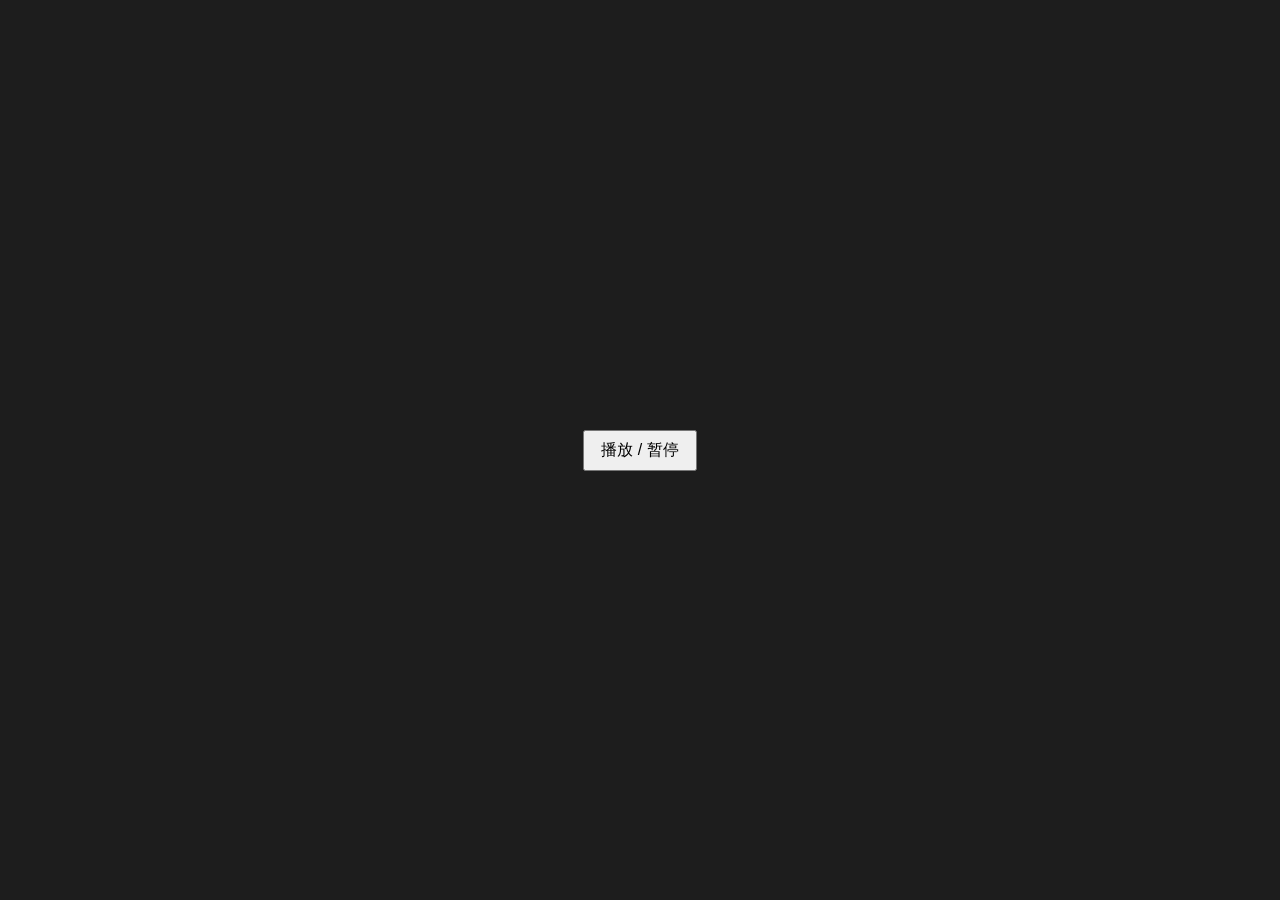
<file: 2020/music.html>
<!DOCTYPE html>
<html lang="zh-CN">

<head>
    <meta charset="utf-8">
    <meta name="viewport" content="width=device-width, initial-scale=1.0">
    <title>thatboy - music</title>
    <link rel="Shortcut Icon" href="assets/icon/boy.ico" type="image/ico">
    <style>
        html, body {
            height: 100%;
            margin: 0;
        }
        body {
            display: flex;
            flex-direction: column;
            align-items: center;
            justify-content: center;
            gap: 1rem;
            background: #1D1D1D;
            color: #F0F0F0;
            font-family: sans-serif;
            user-select: none;
        }
        button {
            padding: 8px 16px;
            font-size: 16px;
            cursor: pointer;
        }
    </style>
</head>

<body>
    <audio id="music" preload="none"></audio>
    <button id="toggle" type="button">播放 / 暂停</button>

    <script src="assets/js/bkmusic.js"></script>
    <script>
        var music = document.getElementById("music");
        document.getElementById("toggle").addEventListener("click", function () {
            if (music.paused) {
                if (music.src) {
                    var result = music.play();
                    if (result && result.catch) result.catch(function () { });
                } else {
                    window.startMusic();
                }
            } else {
                music.pause();
            }
        });
    </script>
</body>

</html>
</file>
<file: assets/css/tokens.css>
/* ==========================================================================
   tokens.css — 设计系统
   整套色阶由 --base-hue 单一变量驱动。
   改这一个数字，整站的冷暖和强调色一起变。
   色锚点取自 dennissnellenberg.com（#455CE9 / #1C1D20）与
   maximeheckel.com（OKLCH 单色相色阶）。
   ========================================================================== */

:root {
    /* ----------------------------------------------------------------------
       色相 —— 267 即 #455CE9 的 OKLCH 色相角
       ---------------------------------------------------------------------- */
    --base-hue: 267;

    /* ----------------------------------------------------------------------
       中性色阶 —— 带微弱色相，不是纯灰。
       纯灰在深色底上会显脏；掺一点主题色相，整页才"透气"。
       ---------------------------------------------------------------------- */
    --gray-000: oklch(16% 0.006 var(--base-hue));   /* 最深：加载页底色 */
    --gray-100: oklch(18.5% 0.008 var(--base-hue)); /* 页面底色  ≈ DS #1C1D20 */
    --gray-200: oklch(22.5% 0.01 var(--base-hue));  /* 面板 */
    --gray-300: oklch(26.5% 0.011 var(--base-hue)); /* 卡片 / hover 面 */
    --gray-400: oklch(31.5% 0.011 var(--base-hue)); /* 分隔线加强 */
    --gray-500: oklch(38% 0.01 var(--base-hue));
    --gray-600: oklch(48% 0.009 var(--base-hue));   /* 失效态 */
    --gray-700: oklch(62% 0.008 var(--base-hue));   /* 弱化文字 */
    --gray-800: oklch(74% 0.006 var(--base-hue));   /* 次级文字 */
    --gray-900: oklch(87% 0.004 var(--base-hue));
    --gray-1000: oklch(97.5% 0.002 var(--base-hue)); /* 正文 */

    /* ----------------------------------------------------------------------
       强调色阶 —— 全站只有一个强调色，只用在链接、焦点环、选中态
       ---------------------------------------------------------------------- */
    --blue-300: oklch(40% 0.14 var(--base-hue));
    --blue-500: oklch(54.5% 0.203 var(--base-hue));  /* 精确 DS #455CE9 —— 填充用 */
    --blue-600: oklch(64.6% 0.172 var(--base-hue));  /* 精确 MH --emphasis —— 文字用 */
    --blue-700: oklch(78% 0.1 var(--base-hue));      /* 深色底上的 hover */

    /* ----------------------------------------------------------------------
       语义层 —— 组件只引用这一层，永远不直接引用上面的色阶。
       换主题时只需要动这里。
       ---------------------------------------------------------------------- */
    --bg: var(--gray-100);
    --bg-deep: var(--gray-000);
    --surface: var(--gray-200);
    --surface-hover: var(--gray-300);
    --surface-active: var(--gray-400);

    --text-primary: var(--gray-1000);
    --text-secondary: var(--gray-800);
    --text-muted: var(--gray-700);
    --text-disabled: var(--gray-600);

    --border: oklch(97.5% 0.002 var(--base-hue) / 0.1);
    --border-strong: oklch(97.5% 0.002 var(--base-hue) / 0.2);

    --accent: var(--blue-600);
    --accent-fill: var(--blue-500);
    --accent-hover: var(--blue-700);
    --focus-ring: var(--blue-600);

    /* ----------------------------------------------------------------------
       字体
       拉丁字体必须排在 CJK 之前 —— 回退是逐字形的：
       英文落到 Inter，中文直接跳到 PingFang / 雅黑。
       顺序反了，英文会用雅黑那套很弱的拉丁字形渲染。
       ---------------------------------------------------------------------- */
    --font-sans:
        "Inter Variable", "Inter",
        ui-sans-serif, -apple-system, BlinkMacSystemFont,
        "Segoe UI Variable Text", "Segoe UI",
        "PingFang SC", "Hiragino Sans GB",          /* macOS / iOS 中文 */
        "Microsoft YaHei UI", "Microsoft YaHei",    /* Windows 中文，UI 变体小字号更清晰 */
        "Source Han Sans SC", "Noto Sans CJK SC", "WenQuanYi Micro Hei",
        sans-serif;

    --font-mono:
        "Inter Variable", "Inter",
        ui-monospace, "SFMono-Regular", "SF Mono", Menlo, Consolas,
        "Cascadia Mono", "Liberation Mono",
        "Microsoft YaHei UI",
        monospace;

    /* ----------------------------------------------------------------------
       字号 —— 流体缩放，大字号配负字距，小标签配正字距。
       分层设定字距（而不是全局统一）是"排版显高级"的大部分含义。
       ---------------------------------------------------------------------- */
    --fs-hero: clamp(2.75rem, 9vw, 8.5rem);
    --ls-hero: -0.03em;
    --lh-hero: 0.92;

    --fs-display: clamp(1.75rem, 4.5vw, 3.75rem);
    --ls-display: -0.02em;
    --lh-display: 1.05;

    --fs-h2: clamp(1.5rem, 3vw, 2.5rem);
    --ls-h2: -0.015em;
    --lh-h2: 1.15;

    --fs-h3: clamp(1.125rem, 1.8vw, 1.5rem);
    --ls-h3: -0.005em;
    --lh-h3: 1.25;

    --fs-body: clamp(0.95rem, 1.05vw, 1.0625rem);
    --lh-body: 1.65;
    --lh-cjk: 1.75; /* 汉字是全角方块，1.5 以下会挤 */

    --fs-small: 0.8125rem;
    --ls-small: 0.01em;

    --fs-eyebrow: 0.6875rem;
    --ls-eyebrow: 0.14em;

    /* ----------------------------------------------------------------------
       间距 —— DS 原值，全部流体
       ---------------------------------------------------------------------- */
    --section-padding: clamp(5em, 18vh, 11em);
    --container-padding: clamp(1.25rem, 6vw, 6rem);
    --gap-padding: clamp(1.5rem, 4vw, 2.5rem);
    --container-max: 1600px;

    /* ----------------------------------------------------------------------
       圆角
       ---------------------------------------------------------------------- */
    --radius-sm: 4px;
    --radius-md: 8px;
    --radius-lg: 16px;
    --radius-full: 999px;

    /* ----------------------------------------------------------------------
       缓动 —— DS 的 cubic-bezier(.7,0,.3,1) 是整套观感的核心，全站统一
       ---------------------------------------------------------------------- */
    --ease: cubic-bezier(0.7, 0, 0.3, 1);
    --ease-out-expo: cubic-bezier(0.16, 1, 0.3, 1);

    --animation-fast: all 0.3s var(--ease);
    --animation-primary: all 0.5s var(--ease);
    --animation-smooth: all 0.7s var(--ease);
    --animation-slow: all 0.9s var(--ease);

    /* ----------------------------------------------------------------------
       层级
       ---------------------------------------------------------------------- */
    --z-bg: 0;
    --z-content: 1;
    --z-nav: 100;
    --z-preloader: 1000;
    /* dialog 走浏览器顶层（top layer），不需要 z-index */
}

/* --------------------------------------------------------------------------
   偏好高对比度
   -------------------------------------------------------------------------- */
@media (prefers-contrast: more) {
    :root {
        --border: oklch(97.5% 0.002 var(--base-hue) / 0.3);
        --border-strong: oklch(97.5% 0.002 var(--base-hue) / 0.45);
        --text-muted: var(--gray-800);
        --text-secondary: var(--gray-900);
    }
}
</file>
<file: assets/css/base.css>
/* ==========================================================================
   base.css — 重置、字体加载、排版默认值
   ========================================================================== */

/* --------------------------------------------------------------------------
   Inter 可变字体
   只带 latin 子集，配 unicode-range —— 这正是中文能自动落到系统字体
   （PingFang / 雅黑）而不用下载 8MB 中文字体的原因。
   -------------------------------------------------------------------------- */
@font-face {
    font-family: "Inter Variable";
    font-style: normal;
    font-display: swap;
    font-weight: 100 900;
    src: url("../fonts/inter/inter-latin-wght-normal.woff2") format("woff2-variations");
    unicode-range: U+0000-00FF, U+0131, U+0152-0153, U+02BB-02BC, U+02C6, U+02DA,
        U+02DC, U+0304, U+0308, U+0329, U+2000-206F, U+2074, U+20AC, U+2122,
        U+2191, U+2193, U+2212, U+2215, U+FEFF, U+FFFD;
}

/* --------------------------------------------------------------------------
   重置
   -------------------------------------------------------------------------- */
*,
*::before,
*::after {
    box-sizing: border-box;
}

* {
    margin: 0;
}

html {
    -webkit-text-size-adjust: 100%;
    /* 无 JS 时锚点跳转的平滑滚动。 */
    scroll-behavior: smooth;
    /* 不要沿用旧站那句全局 *::-webkit-scrollbar { display: none } ——
       它抹掉了所有页面的滚动位置指示器。这里改成细滚动条。 */
    scrollbar-width: thin;
    scrollbar-color: var(--gray-500) transparent;
}

/* Lenis 接管滚动后，必须关掉 CSS 的平滑滚动，否则两者会互相抢滚动位置。

   两个要点：
   1. 判断依据用 Lenis 自己加在根元素上的 .lenis 类，而不是靠 JS 写内联样式 ——
      没有时序竞争。
   2. 必须带 !important。实测根元素的内联 style 上会带一条 scroll-behavior:
      smooth（来源未查明，既不是本站的 JS 也不是 GSAP/ScrollTrigger 的写入），
      内联声明优先级高于普通样式表规则，不加 !important 这条规则形同虚设。 */
html.lenis {
    scroll-behavior: auto !important;
}

body {
    /* 纯 hex 兜底：oklch 的 var() 在极老浏览器上会解析失败并置空，
       这一行保证那种情况下底色依然正确 */
    background-color: #14151a;
    background-color: var(--bg);
    color: var(--text-primary);
    font-family: var(--font-sans);
    font-size: var(--fs-body);
    font-weight: 400; /* 深色底上不要用 300，细字重小字号会散架 */
    line-height: var(--lh-body);
    min-height: 100vh;
    min-height: 100svh; /* 移动端地址栏收起时不跳动 */
    overflow-x: hidden;
    /* 浅色字在深色底上视觉更重。不加这两行，400 会看起来像 500，整页显廉价 */
    -webkit-font-smoothing: antialiased;
    -moz-osx-font-smoothing: grayscale;
    text-rendering: optimizeLegibility;
}

img,
svg,
video {
    display: block;
    max-width: 100%;
}

img {
    height: auto;
}

button,
input,
select,
textarea {
    font: inherit;
    color: inherit;
}

button {
    background: none;
    border: none;
    cursor: pointer;
}

a {
    color: inherit;
    text-decoration: none;
}

ul,
ol {
    list-style: none;
    padding: 0;
}

/* 中文内容行高放宽 —— 汉字是全角方块，标准行高会显挤 */
:lang(zh) {
    line-height: var(--lh-cjk);
}

/* --------------------------------------------------------------------------
   焦点
   旧站完全没有焦点样式，键盘用户无法定位。只对 :focus-visible 生效，
   鼠标点击不会留下焦点环。
   -------------------------------------------------------------------------- */
:focus {
    outline: none;
}

:focus-visible {
    outline: 2px solid var(--focus-ring);
    outline-offset: 3px;
    border-radius: var(--radius-sm);
}

::selection {
    background: var(--accent-fill);
    color: #fff;
}

/* --------------------------------------------------------------------------
   排版工具类
   -------------------------------------------------------------------------- */
.eyebrow {
    font-family: var(--font-mono);
    font-size: var(--fs-eyebrow);
    font-weight: 500;
    letter-spacing: var(--ls-eyebrow);
    text-transform: uppercase;
    color: var(--text-muted);
}

.display {
    font-size: var(--fs-display);
    letter-spacing: var(--ls-display);
    line-height: var(--lh-display);
    font-weight: 500;
}

.mono {
    font-family: var(--font-mono);
    font-variant-numeric: tabular-nums; /* 数字等宽，滚动时不抖 */
}

.text-muted {
    color: var(--text-muted);
}

.text-secondary {
    color: var(--text-secondary);
}

/* 视觉隐藏但读屏可见 */
.visually-hidden {
    position: absolute;
    width: 1px;
    height: 1px;
    padding: 0;
    overflow: hidden;
    clip: rect(0, 0, 0, 0);
    white-space: nowrap;
    border: 0;
}

/* 跳到主内容 —— 键盘用户的第一个可聚焦元素 */
.skip-link {
    position: absolute;
    top: 0;
    left: 50%;
    translate: -50% -120%;
    z-index: calc(var(--z-preloader) + 1);
    padding: 0.75rem 1.25rem;
    background: var(--surface);
    border: 1px solid var(--border-strong);
    border-radius: 0 0 var(--radius-md) var(--radius-md);
    font-size: var(--fs-small);
    transition: translate 0.2s var(--ease);
}

.skip-link:focus-visible {
    translate: -50% 0;
}

/* --------------------------------------------------------------------------
   禁用动效
   CSS 侧一刀切。JS 侧另见 site.js 里的 prefersReducedMotion 标志 ——
   两者都要做，只做 CSS 会漏掉所有 JS 驱动的动效。
   -------------------------------------------------------------------------- */
@media (prefers-reduced-motion: reduce) {
    *,
    *::before,
    *::after {
        animation-duration: 0.01ms !important;
        animation-iteration-count: 1 !important;
        transition-duration: 0.01ms !important;
        scroll-behavior: auto !important;
    }
}
</file>
<file: assets/css/layout.css>
/* ==========================================================================
   layout.css — 背景、导航、区块骨架、页脚
   ========================================================================== */

/* --------------------------------------------------------------------------
   背景
   深色打底 + 两团极淡的缓慢流动渐变 + 一层噪点。
   全部纯 CSS / 内联 SVG，零外部资源，零加载负担。
   -------------------------------------------------------------------------- */
.site-bg {
    position: fixed;
    inset: 0;
    z-index: var(--z-bg);
    pointer-events: none;
    background: var(--bg);
    overflow: hidden;
}

.site-bg::before {
    content: "";
    position: absolute;
    inset: -30%;
    background:
        radial-gradient(
            42% 42% at 78% 12%,
            oklch(54.5% 0.203 var(--base-hue) / 0.16) 0%,
            transparent 68%
        ),
        radial-gradient(
            38% 38% at 12% 82%,
            oklch(54.5% 0.203 var(--base-hue) / 0.09) 0%,
            transparent 70%
        );
    /* 90s 一轮。慢到几乎察觉不到在动，但页面不会是死的 */
    animation: bg-drift 90s var(--ease) infinite alternate;
    will-change: transform;
}

@keyframes bg-drift {
    0% {
        transform: translate3d(0, 0, 0) scale(1);
    }
    100% {
        transform: translate3d(-4%, 3%, 0) scale(1.12);
    }
}

/* 蓝图网格 + 噪点
   三层背景叠在一起：粗网格（120px）、点阵（24px）、噪点。
   网格给纯色深底一点"工程图纸"的质感（参考 maximeheckel 的首屏），
   噪点消除大面积渐变的色带（banding）。全部压得极淡 —— 是质感，不是图案。 */
.site-bg::after {
    content: "";
    position: absolute;
    inset: 0;
    opacity: 0.5;
    background-image:
        /* 粗网格 */
        repeating-linear-gradient(
            to right,
            oklch(97.5% 0.002 var(--base-hue) / 0.045) 0 1px,
            transparent 1px 120px
        ),
        repeating-linear-gradient(
            to bottom,
            oklch(97.5% 0.002 var(--base-hue) / 0.045) 0 1px,
            transparent 1px 120px
        ),
        /* 点阵 */
        radial-gradient(
            oklch(97.5% 0.002 var(--base-hue) / 0.05) 0.5px,
            transparent 0.5px
        ),
        /* 噪点 */
        url("data:image/svg+xml,%3Csvg xmlns='http://www.w3.org/2000/svg' width='180' height='180'%3E%3Cfilter id='n'%3E%3CfeTurbulence type='fractalNoise' baseFrequency='0.85' numOctaves='4' stitchTiles='stitch'/%3E%3C/filter%3E%3Crect width='180' height='180' filter='url(%23n)' opacity='0.06'/%3E%3C/svg%3E");
    background-size: 120px 120px, 120px 120px, 24px 24px, 180px 180px;
}

/* 光标聚光灯
   跟随指针的一团柔光，把深色背景局部照亮。
   位置由 site.js 写进 --mx / --my（rAF 里做插值，所以移动是滑的而不是跳的）。 */
.site-bg__spot {
    position: absolute;
    inset: 0;
    opacity: 0;
    transition: opacity 0.6s var(--ease);
    background: radial-gradient(
        circle 420px at var(--mx, 50%) var(--my, 50%),
        oklch(54.5% 0.203 var(--base-hue) / 0.13) 0%,
        transparent 70%
    );
}

/* 只在真正有指针的设备上显示 —— 触屏没有"光标"，这层只会白占性能 */
@media (hover: hover) and (pointer: fine) {
    .site-bg__spot {
        opacity: 1;
    }
}

/* --------------------------------------------------------------------------
   容器
   -------------------------------------------------------------------------- */
.container {
    width: 100%;
    max-width: var(--container-max);
    margin-inline: auto;
    padding-inline: var(--container-padding);
}

main {
    position: relative;
    z-index: var(--z-content);
}

/* --------------------------------------------------------------------------
   揭幕时，内容从下方升上来

   加载期间主页整体下移一段；幕布开始上移的同一刻，这个位移归零，
   于是"幕布向上退出"和"页面从下方升起"是同一段动作 —— 页面像是被
   幕布带着从底下抽出来的，而不是幕布后面本来就有静态的一页。

   transform 只在 is-loading 期间存在，揭幕结束后回到 none。
   这点很关键：元素只要带 transform（哪怕是 translateY(0)）就会成为
   固定定位后代的包含块。这里 main 内部目前没有固定定位元素，
   但把这个约束去掉更稳妥，免得以后往里加东西时踩坑。
   -------------------------------------------------------------------------- */
/* 加载页上滑退场的同时，整页从下方一个视口的高度升上来。

   关键在于两者必须**同速同向**：加载页上移多少，内容就升多少，
   于是加载页的下边缘始终贴着内容的上边缘，中间不会露出背景。
   早先的写法是幕布向上掀、内容只下移 180px，方向相反 ——
   结果幕布掀开后先露出一片空黑，而且标题正好卡在幕布边缘被切成两半。

   时长与缓动取自 <head> 里内联定义的 --curtain-*，
   那边必须独立于外部 CSS 存在，否则加载页在样式表加载失败时无法退场。

   只过渡 transform，不过渡 opacity：内容要在揭幕那一刻就已经在那里，
   "升上来"的观感全部由位移产生。（给 opacity 加过渡会让幕布后面先空一片。） */
main,
.site-footer {
    transition: transform var(--curtain-duration) var(--curtain-ease);
}

html.is-loading main,
html.is-loading .site-footer {
    transform: translateY(100vh);
}

/* --------------------------------------------------------------------------
   锚点定位

   曾经在这里做过 CSS 滚动吸附（scroll-snap-type: y proximity），
   结果手感很卡，已移除。原因是吸附和 Lenis 会互相抢：Lenis 每帧主动
   写 scrollTop 来做平滑插值，浏览器同时想把滚动位置拉到最近的吸附点，
   两者来回拉锯，落点是稳的但过程中一直在抖。

   教训：验证吸附不能只看"最终停在哪"，得看滚动过程中的手感 ——
   落点 0 误差、位置稳定，都不代表过程不抖。

   scroll-padding-top 保留：它管的是锚点跳转时区块顶不要被固定导航压住，
   和吸附无关。
   -------------------------------------------------------------------------- */
html {
    scroll-padding-top: 72px;
}

section {
    padding-block: var(--section-padding);
}

/* 区块之间一条极淡的分隔线 —— 比空白更能划分层次 */
section + section {
    border-top: 1px solid var(--border);
}

/* --------------------------------------------------------------------------
   导航
   -------------------------------------------------------------------------- */
.site-nav {
    position: fixed;
    top: 0;
    left: 0;
    right: 0;
    z-index: var(--z-nav);
    border-bottom: 1px solid transparent;
    transition: background-color 0.4s var(--ease), border-color 0.4s var(--ease),
        backdrop-filter 0.4s var(--ease);
}

/* 停在顶部时收起导航，首屏保持完全干净；往下滚才滑出来。
   隐藏态挂在 html.js 下 —— 没有 JS 就永远显示，不会出现"导航不见了
   又没东西能把它叫回来"的死局。
   visibility 的过渡故意延迟到位移结束，这样滑出动画看得见，
   同时隐藏期间链接也不会被 Tab 键聚焦到。 */
html.js .site-nav {
    transform: translateY(-100%);
    opacity: 0;
    visibility: hidden;
    transition: transform 0.5s var(--ease), opacity 0.5s var(--ease),
        visibility 0s linear 0.5s, background-color 0.4s var(--ease),
        border-color 0.4s var(--ease);
}

html.js .site-nav[data-scrolled] {
    transform: translateY(0);
    opacity: 1;
    visibility: visible;
    transition: transform 0.5s var(--ease), opacity 0.5s var(--ease),
        visibility 0s, background-color 0.4s var(--ease),
        border-color 0.4s var(--ease);
}

.site-nav__inner {
    display: flex;
    align-items: center;
    justify-content: space-between;
    gap: var(--gap-padding);
    min-height: 72px;
}

/* 滚动后才出现毛玻璃底 —— 首屏保持完全通透 */
.site-nav[data-scrolled] {
    background-color: oklch(18.5% 0.008 var(--base-hue) / 0.72);
    border-bottom-color: var(--border);
    backdrop-filter: blur(14px) saturate(140%);
    -webkit-backdrop-filter: blur(14px) saturate(140%);
}

@supports not (backdrop-filter: blur(1px)) {
    .site-nav[data-scrolled] {
        background-color: var(--bg);
    }
}

.site-nav__wordmark {
    font-size: 1rem;
    font-weight: 600;
    letter-spacing: -0.01em;
    white-space: nowrap;
}

.site-nav__links {
    display: flex;
    align-items: center;
    gap: clamp(1rem, 2.5vw, 2.25rem);
}

.site-nav__link {
    position: relative;
    font-size: var(--fs-small);
    color: var(--text-secondary);
    transition: color 0.3s var(--ease);
    white-space: nowrap;
}

.site-nav__link::after {
    content: "";
    position: absolute;
    left: 0;
    bottom: -4px;
    width: 100%;
    height: 1px;
    background: var(--accent);
    transform: scaleX(0);
    transform-origin: right;
    transition: transform 0.4s var(--ease);
}

.site-nav__link:hover {
    color: var(--text-primary);
}

.site-nav__link:hover::after {
    transform: scaleX(1);
    transform-origin: left;
}

.site-nav__actions {
    display: flex;
    align-items: center;
    gap: 1rem;
}

.site-nav__icon {
    display: grid;
    place-items: center;
    width: 36px;
    height: 36px;
    border-radius: var(--radius-full);
    color: var(--text-secondary);
    transition: var(--animation-fast);
}

.site-nav__icon:hover {
    color: var(--text-primary);
    background: var(--surface-hover);
}

/* 移动端菜单按钮 —— 桌面端隐藏 */
.site-nav__toggle {
    display: none;
    width: 40px;
    height: 40px;
    place-items: center;
    border-radius: var(--radius-full);
    color: var(--text-primary);
}

/* --------------------------------------------------------------------------
   Hero
   -------------------------------------------------------------------------- */
.hero {
    display: flex;
    flex-direction: column;
    justify-content: center;
    min-height: 100svh;
    padding-block: clamp(7rem, 16vh, 11rem) var(--section-padding);
    border-top: none;
    /* 立绘跟随光标倾斜时，旋转会撑大它的包围盒。transform 和普通布局
       一样计入可滚动区域，不夹住的话会冒出一条横向滚动条。
       夹在首屏范围内即可 —— 这里没有任何元素需要溢出到外面。 */
    overflow: clip;
}

.hero .container {
    position: relative;
}

/* 常驻动画：Live2D 立绘。
   放在首屏右半边那片空白里，补上版面重心。
   画面由 hero-live2d.js 懒加载运行时后在 canvas 上装配（视线跟随、
   眨眼、物理、闲置动作都由 Cubism 运行时驱动），
   这里只管定位、呼吸和跟随光标的整体倾斜。 */
.hero__char {
    position: absolute;
    top: 50%;
    right: 0;
    width: clamp(300px, 38vw, 580px);
    aspect-ratio: 1;             /* 素材是 1200×1200 正方形 */
    /* 垂直居中用负 margin，不用 translate: 0 -50%。
       实测 translate 那版在这台机器上没进 getBoundingClientRect ——
       computed 值明明写着 "0px -50%"，元素却停在下方被视口切掉。
       负 margin 的行为没有歧义。 */
    margin-top: calc(clamp(300px, 38vw, 580px) / -2);
    z-index: 0;
    pointer-events: none;
    /* 视线/头部的转向反应由 Live2D 模型自身的角度参数完成，
       这里只管呼吸和定位 */
    transform-origin: 50% 78%;   /* 以"脖子"附近为轴，转动才自然 */
}

/* 立绘背后的线框结构（旧版首屏那个自转的二十面体）。

   比角色盒大一圈，只在她的轮廓之外露出来 —— 形成"技术图形衬着
   有机形象"的对比。绘制本身在 hero-canvas.js 里，尺寸由那里按
   画布的 min(w,h) 算，所以这里改 inset 就等于同时放大图形。

   溢出的部分由 .hero 的 overflow: clip 收掉，不会撑宽页面。 */
/* 尺寸必须定在这层 div 上，不能直接给 canvas 写 inset。
   canvas 是替换元素，width/height: auto 时不会像普通块那样被 inset
   撑开，而是退回它的固有尺寸 300×150 —— 实测踩过，画布一直只有 300px。 */
.hero__backdrop {
    position: absolute;
    inset: -58%;
    opacity: 0.62;
    pointer-events: none;
}

.hero__backdrop canvas {
    display: block;
    width: 100%;
    height: 100%;
}

/* 背后的柔光：让角色从深底上浮起来，而不是硬贴上去。

   注意 inset 必须是 0，不能用负值向外扩 —— 绝对定位元素同样计入
   可滚动区域，之前写 inset: -14% 直接把页面撑宽（1440px 下溢出 99px）。
   渐变本身在 70% 处就淡完了，留在盒内完全够用。 */
.hero__char-glow {
    position: absolute;
    inset: 0;
    background: radial-gradient(ellipse 52% 52% at 50% 48%,
            oklch(54.5% 0.203 var(--base-hue) / 0.22) 0%, transparent 72%);
    pointer-events: none;
}

/* 呼吸。加在 .hero__char 上，和 stage 层各管一个 transform ——
   同一元素上又做 keyframe 又用 JS 写 transform 会互相覆盖。 */
.hero__char {
    animation: char-float 4.5s var(--ease) infinite alternate;
}

@keyframes char-float {
    from { transform: translateY(-7px); }
    to   { transform: translateY(9px); }
}

/* 跟随光标平移 + 倾斜曾经由 JS 写在这一层的 transform 上；
   换 Live2D 后这些反应全部交给模型自身的角度参数。
   指针事件仍只开在这一层：点角色会触发动作，背后的柔光和线框仍然穿透。 */
.hero__char-stage {
    position: relative;
    width: 100%;
    height: 100%;
    will-change: transform;
    pointer-events: auto;
    cursor: pointer;
}

/* Live2D 画布由运行时动态插入：JS 负责尺寸、加高与底边对齐
   （style.top 直接写），这里只保留绝对定位的挂载方式 */
.hero__live2d-canvas {
    position: absolute;
    left: 0;
}

/* 剧照垫场：与画布同几何（JS 写 style），模型就绪后加 is-done 淡出。
   指针事件关掉 —— 点击要落到 stage 上触发表情 */
.hero__live2d-still {
    position: absolute;
    left: 0;
    top: 0;
    opacity: 1;
    pointer-events: none;
    transition: opacity 0.45s var(--ease);
}

.hero__live2d-still.is-done {
    opacity: 0;
}

/* 文字压在动画之上。
   宽度必须收成内容宽度：块级元素默认占满整行，透明的那半截会盖住
   右侧立绘，把点击全部截走。 */
.hero__copy {
    position: relative;
    z-index: 1;
    width: fit-content;
    max-width: 100%;
}

/* 注意：这里一律 right: 0，不要用负偏移"探出"容器。
   绝对定位的包含块是 .container 的 padding box，负的 right 会直接把
   页面撑宽 —— 实测 768px 时溢出 92px、1024px 时溢出 12px，
   documentElement.scrollWidth 会大于视口宽。想让它更靠边就调宽度，
   不要调 right。 */
@media (max-width: 1100px) {
    .hero__char {
        width: clamp(260px, 34vw, 420px);
        opacity: 0.75;
    }
}

/* 窄屏没有横向空间并排 —— 退到文字后面当底纹 */
/* 窄屏：文字占满宽度，立绘退成背景质感。
   位置上移 —— 30% 时它正压在正文和宣言那几行下面，字读起来发糊。
   注意透明度不能加在 .hero__char 上：那会把线框二十面体一起压到
   几乎不可见。这里只淡出立绘本身和柔光，线框单独控制。 */
@media (max-width: 860px) {
    .hero__char {
        top: 26%;
        /* 同样不能用负的 right —— 会撑宽页面 */
        right: 0;
        width: min(64vw, 320px);
        opacity: 1;
    }

    .hero__char-stage {
        opacity: 0.16;
        /* 窄屏立绘退成底纹，不再拦截点击 */
        pointer-events: none;
        cursor: default;
    }

    .hero__char-glow {
        opacity: 0.16;
    }

    /* 线框留在立绘背后，压得比桌面更淡，避免干扰正文 */
    .hero__backdrop {
        inset: -40%;
        opacity: 0.24;
    }
}

/* 减少动效：呼吸与跟随都停掉，只留一张静态立绘 */
@media (prefers-reduced-motion: reduce) {
    .hero__char { animation: none; }
}

.hero__chip {
    display: flex;
    align-items: center;
    gap: 0.875rem;
    margin-bottom: clamp(1.75rem, 5vh, 3rem);
}

.hero__avatar {
    width: 52px;
    height: 52px;
    border-radius: var(--radius-full);
    border: 1px solid var(--border-strong);
    object-fit: cover;
    flex-shrink: 0;
}

.hero__status {
    display: inline-flex;
    align-items: center;
    gap: 0.5rem;
}

.hero__status-dot {
    width: 6px;
    height: 6px;
    border-radius: var(--radius-full);
    background: oklch(78% 0.16 150);
    box-shadow: 0 0 0 3px oklch(78% 0.16 150 / 0.18);
    flex-shrink: 0;
}

.hero__name {
    font-size: var(--fs-hero);
    line-height: var(--lh-hero);
    letter-spacing: var(--ls-hero);
    font-weight: 500;
    font-variation-settings: "opsz" 32;
    margin-bottom: clamp(1.25rem, 3vh, 2rem);
}

/* 一句"我做什么"。
   字号夹在名字（超大）和宣言（偏小）之间，作为第二层级；
   颜色用次级白，比宣言亮一点，因为它是信息而不是修辞。 */
.hero__lede {
    font-size: clamp(1.0625rem, 1.7vw, 1.5rem);
    line-height: 1.45;
    letter-spacing: -0.005em;
    color: var(--text-secondary);
    max-width: 34ch;
    margin-bottom: clamp(1.5rem, 3.5vh, 2.25rem);
}

/* 三行宣言。
   比原来的 display 字号小一档、颜色也压暗一档 —— 它的作用是托住下面那句
   大标题的重心，抢戏就本末倒置了。用 flex column 而不是写死 <br>：
   中文/英文行高不同，写死断行在别的字体下会错位。 */
.hero__statement {
    display: flex;
    flex-direction: column;
    font-size: clamp(1.25rem, 2.9vw, 2.375rem);
    line-height: 1.3;
    letter-spacing: -0.015em;
    font-weight: 400;
    color: var(--text-muted);
    margin-bottom: clamp(2rem, 5vh, 3rem);
}

/* 每行是一个独立元素，遮罩揭示才可能错位。
   注意：clip-path 会裁掉下伸部，行高留宽一点才不会切到字母尾巴。 */
.hero__statement > span {
    display: block;
    padding-bottom: 0.08em;
}

.hero__actions {
    display: flex;
    flex-wrap: wrap;
    gap: 0.875rem 1.25rem;
    align-items: center;
}

/* 邮箱直接摆在首屏动作区里 —— 访客不用滚到最底下就能看到联系方式。
   样式上刻意比按钮弱：是一行可选的联系方式，不是第三个 CTA。 */
.hero__email {
    font-family: var(--font-mono);
    font-size: var(--fs-small);
    color: var(--text-muted);
    padding-bottom: 2px;
    border-bottom: 1px solid transparent;
    transition: var(--animation-fast);
    word-break: break-all;
}

.hero__email:hover {
    color: var(--accent);
    border-bottom-color: var(--accent);
}

/* --------------------------------------------------------------------------
   区块标题
   -------------------------------------------------------------------------- */
.section-head {
    display: flex;
    align-items: baseline;
    justify-content: space-between;
    flex-wrap: wrap;
    gap: 1rem;
    margin-bottom: clamp(2.5rem, 6vh, 4.5rem);
}

.section-head__title {
    font-size: var(--fs-h2);
    letter-spacing: var(--ls-h2);
    line-height: var(--lh-h2);
    font-weight: 500;
}

.section-head__count {
    font-size: var(--fs-small);
    color: var(--text-muted);
}

/* --------------------------------------------------------------------------
   关于
   -------------------------------------------------------------------------- */
.about__grid {
    display: grid;
    grid-template-columns: minmax(0, 1.15fr) minmax(0, 1fr);
    gap: clamp(2rem, 6vw, 6rem);
    align-items: start;
}

.about__lead {
    font-size: var(--fs-h3);
    line-height: 1.5;
    letter-spacing: var(--ls-h3);
    color: var(--text-secondary);
}

/* 三条自述。
   用 grid 固定第一列宽度，emoji 宽度不一才不会把后面的文字推得参差不齐。 */
.about__facts {
    display: flex;
    flex-direction: column;
    gap: 0.7rem;
    margin-top: 1.75rem;
    font-size: var(--fs-body);
    color: var(--text-secondary);
}

.about__facts li {
    display: grid;
    grid-template-columns: 1.6em 1fr;
    align-items: baseline;
    gap: 0.4rem;
}

.about__emoji {
    font-size: 1.05em;
    font-style: normal;
    /* emoji 自带的饱和度在深色底上偏刺眼，压一点让它融进画面 */
    filter: saturate(0.82);
}

.about__list {
    display: flex;
    flex-direction: column;
    gap: 0.875rem;
}

.about__list a {
    display: inline-flex;
    align-items: center;
    gap: 0.625rem;
    color: var(--text-secondary);
    font-size: var(--fs-small);
    transition: var(--animation-fast);
}

.about__list a:hover {
    color: var(--accent);
    gap: 0.875rem;
}

.about__socials {
    display: flex;
    flex-wrap: wrap;
    gap: 0.75rem;
    margin-top: 0.25rem;
}

.about__social {
    display: grid;
    place-items: center;
    width: 44px;
    height: 44px;
    border: 1px solid var(--border);
    border-radius: var(--radius-full);
    color: var(--text-secondary);
    transition: var(--animation-fast);
}

.about__social:hover {
    color: var(--text-primary);
    border-color: var(--border-strong);
    background: var(--surface-hover);
    transform: translateY(-2px);
}

/* --------------------------------------------------------------------------
   联系
   -------------------------------------------------------------------------- */
.contact {
    text-align: center;
}

.contact__title {
    font-size: var(--fs-display);
    letter-spacing: var(--ls-display);
    line-height: 1.1;
    font-weight: 500;
    margin-bottom: 2rem;
}

.contact__email {
    display: inline-block;
    font-family: var(--font-mono);
    font-size: clamp(0.95rem, 2.2vw, 1.5rem);
    color: var(--text-primary);
    padding-bottom: 0.25rem;
    border-bottom: 1px solid var(--border-strong);
    transition: var(--animation-fast);
    word-break: break-all;
}

.contact__email:hover {
    color: var(--accent);
    border-color: var(--accent);
}

/* --------------------------------------------------------------------------
   页脚
   -------------------------------------------------------------------------- */
.site-footer {
    position: relative;
    z-index: var(--z-content);
    border-top: 1px solid var(--border);
    /* 上方留出台词带的空间，小字贴底 */
    padding-block: clamp(7.5rem, 18vh, 12rem) 2rem;
    font-size: var(--fs-small);
    color: var(--text-muted);
}

/* 结尾台词：《奇蛋物语》终章，大户爱。
   独占页脚上方的台词带 —— 大、浅、两侧渐隐，装饰不参与读屏与交互。 */
.site-footer__quote {
    position: absolute;
    left: 0;
    right: 0;
    top: clamp(1.25rem, 3vh, 2.25rem);
    margin: 0;
    text-align: center;
    white-space: nowrap;
    line-height: 1.15;
    /* 20 个全角字符：4.3vw 时约 84vw 宽，宽屏留出渐隐边距、窄屏不换行 */
    font-size: clamp(1rem, 4.3vw, 4.6rem);
    font-weight: 400;
    letter-spacing: 0.06em;
    color: oklch(97.5% 0.002 var(--base-hue) / 0.09);
    -webkit-mask-image: linear-gradient(to right,
            transparent, #000 18%, #000 82%, transparent);
    mask-image: linear-gradient(to right,
            transparent, #000 18%, #000 82%, transparent);
    pointer-events: none;
    user-select: none;
}

/* 页脚文字压在水印之上 */
.site-footer .container {
    position: relative;
}

.site-footer__row {
    display: flex;
    align-items: center;
    justify-content: space-between;
    flex-wrap: wrap;
    gap: 0.75rem 1.5rem;
}

.site-footer__row + .site-footer__row {
    margin-top: 0.75rem;
    padding-top: 0.75rem;
    border-top: 1px solid var(--border);
}

.site-footer__links {
    display: flex;
    flex-wrap: wrap;
    gap: 1.25rem;
}

.site-footer a {
    transition: color 0.3s var(--ease);
}

.site-footer a:hover {
    color: var(--text-primary);
}

.site-footer__beian:hover {
    color: var(--accent);
}

/* --------------------------------------------------------------------------
   响应式
   -------------------------------------------------------------------------- */
@media (max-width: 860px) {
    .about__grid {
        grid-template-columns: 1fr;
    }

    .hero {
        min-height: auto;
        padding-block: 8rem 5rem;
    }
}

@media (max-width: 640px) {
    .site-nav__links {
        display: none;
    }

    .site-nav__toggle {
        display: grid;
    }

    .hero__statement {
        max-width: none;
    }
}
</file>
<file: assets/css/components.css>
/* ==========================================================================
   components.css — 按钮、作品行、移动端菜单、加载页
   ========================================================================== */

/* --------------------------------------------------------------------------
   按钮
   -------------------------------------------------------------------------- */
.btn {
    display: inline-flex;
    align-items: center;
    gap: 0.625rem;
    padding: 0.875rem 1.5rem;
    border-radius: var(--radius-full);
    font-size: var(--fs-small);
    font-weight: 500;
    letter-spacing: 0.01em;
    white-space: nowrap;
    /* translate 单独给一条更长的缓动 —— 磁性跟随靠它平滑。
       用 translate 而不是 transform，是为了和下面 :hover 的
       transform: translateY() 叠加而不是互相覆盖。 */
    transition: var(--animation-fast), translate 0.4s var(--ease);
}

.btn--primary {
    background: var(--accent-fill);
    color: #fff;
}

.btn--primary:hover {
    background: var(--accent-hover);
    transform: translateY(-2px);
}

.btn--ghost {
    border: 1px solid var(--border-strong);
    color: var(--text-secondary);
}

.btn--ghost:hover {
    color: var(--text-primary);
    border-color: var(--text-muted);
    background: var(--surface);
    transform: translateY(-2px);
}

.btn svg {
    flex-shrink: 0;
    transition: transform 0.3s var(--ease);
}

.btn:hover svg {
    transform: translateX(2px);
}

/* --------------------------------------------------------------------------
   作品行
   纯排版，零图片。这是 Dennis Snellenberg 的做法，也是零 CLS、零加载负担的做法。
   -------------------------------------------------------------------------- */
.work-list {
    border-top: 1px solid var(--border);
}

.work-row {
    position: relative;
    display: grid;
    grid-template-columns: auto minmax(0, 1fr) auto;
    align-items: center;
    gap: clamp(1rem, 3vw, 2.5rem);
    padding-block: clamp(1.25rem, 3.2vh, 2.25rem);
    padding-inline: clamp(0.5rem, 2vw, 1.5rem);
    border-bottom: 1px solid var(--border);
    transition: background-color 0.45s var(--ease), border-color 0.45s var(--ease);
}

/* 左侧强调色竖条 —— 用 transform: scaleX 而不是 width，
   width 会触发布局重排，scaleX 只走合成层 */
.work-row::before {
    content: "";
    position: absolute;
    left: 0;
    top: 0;
    bottom: 0;
    width: 2px;
    background: var(--accent);
    transform: scaleX(0);
    transform-origin: top;
    transition: transform 0.5s var(--ease);
}

/* :focus-within 是关键 —— 只写 :hover 的话键盘用户永远看不到这个效果 */
.work-row:hover,
.work-row:focus-within {
    background-color: oklch(97.5% 0.002 var(--base-hue) / 0.03);
    border-bottom-color: transparent;
}

.work-row:hover::before,
.work-row:focus-within::before {
    transform: scaleX(1);
}

/* 跟随光标的径向高光。
   位置由 site.js 写进 --rx / --ry（相对该行的百分比）。
   z-index:0 + 子元素 z-index:1，保证这层光晕垫在文字下面，
   不会把字洗淡。 */
.work-row::after {
    content: "";
    position: absolute;
    inset: 0;
    z-index: 0;
    opacity: 0;
    pointer-events: none;
    transition: opacity 0.4s var(--ease);
    background: radial-gradient(
        circle 280px at var(--rx, 50%) var(--ry, 50%),
        oklch(54.5% 0.203 var(--base-hue) / 0.09) 0%,
        transparent 70%
    );
}

.work-row:hover::after,
.work-row:focus-within::after {
    opacity: 1;
}

.work-row > * {
    position: relative;
    z-index: 1;
}

.work-row__index {
    font-family: var(--font-mono);
    font-variant-numeric: tabular-nums;
    font-size: var(--fs-small);
    color: var(--text-muted);
    transition: color 0.4s var(--ease);
}

.work-row:hover .work-row__index,
.work-row:focus-within .work-row__index {
    color: var(--accent);
}

.work-row__body {
    min-width: 0;
    display: flex;
    flex-direction: column;
    gap: 0.25rem;
    transition: transform 0.5s var(--ease);
}

.work-row:hover .work-row__body,
.work-row:focus-within .work-row__body {
    transform: translateX(clamp(0.5rem, 1.5vw, 1.25rem));
}

.work-row__title {
    font-size: var(--fs-h3);
    letter-spacing: var(--ls-h3);
    font-weight: 500;
    color: var(--text-primary);
    overflow: hidden;
    text-overflow: ellipsis;
    white-space: nowrap;
}

.work-row__desc {
    font-size: var(--fs-small);
    color: var(--text-muted);
    overflow: hidden;
    text-overflow: ellipsis;
    white-space: nowrap;
}

.work-row__meta {
    display: flex;
    align-items: center;
    gap: clamp(0.75rem, 2vw, 1.5rem);
    font-family: var(--font-mono);
    font-size: var(--fs-small);
    color: var(--text-muted);
    white-space: nowrap;
}

.work-row__lang {
    display: inline-flex;
    align-items: center;
    gap: 0.5rem;
}

.work-row__dot {
    width: 8px;
    height: 8px;
    border-radius: var(--radius-full);
    background: var(--text-disabled);
    flex-shrink: 0;
}

.work-row__stars {
    display: inline-flex;
    align-items: center;
    gap: 0.3rem;
    min-width: 3.5ch;
}

.work-row__arrow {
    color: var(--text-muted);
    opacity: 0;
    transform: translate(-4px, 4px);
    transition: opacity 0.4s var(--ease), transform 0.4s var(--ease);
}

.work-row:hover .work-row__arrow,
.work-row:focus-within .work-row__arrow {
    opacity: 1;
    transform: translate(0, 0);
}

.work-empty {
    padding-block: 3rem;
    color: var(--text-muted);
    font-size: var(--fs-small);
}

/* --------------------------------------------------------------------------
   作品区：扁平砖墙

   每个项目是一块大矩形：图片块 + 文字块。文字块内部再分成标题 / 标签 /
   描述 / 元信息几个小块，块与块之间只隔 1px 线。
   砖与砖之间只留 2px 的缝，像砌墙一样拼在一起。

   三列宽度 5 : 4 : 3，列内高度由图片比例和文字内容自然决定 ——
   错落来自内容，不靠行高。宽列隔一块做一次横向图文，
   解决"图文只能上下排"的问题。
   -------------------------------------------------------------------------- */
.work-grid {
    display: grid;
    grid-template-columns: minmax(0, 5fr) minmax(0, 4fr) minmax(0, 3fr);
    gap: 2px;
    align-items: start;
}

/* 三列顶边齐平 —— 错落全部来自每块内容的高度差，顶部是一条干净的直线 */
.work-col {
    display: flex;
    flex-direction: column;
    gap: 2px;
    min-width: 0;
}

.work-card {
    display: flex;
    flex-direction: column;
    min-width: 0;
    background: var(--surface);
    border-radius: 0;
    overflow: hidden;
    /* 整块不抬升 —— 一抬升砖缝就裂开了。反馈放在图片和描边上。 */
    transition: background-color 0.35s var(--ease),
        box-shadow 0.35s var(--ease);
}

/* 横向图文：图片在左、文字在右，合成一块更扁的砖。
   图片略宽于文字区 —— 标题用下面单独调小的字号才放得下一行的长仓库名。 */
.work-card--h {
    display: grid;
    grid-template-columns: minmax(0, 1.08fr) minmax(0, 1fr);
    align-items: stretch;
}

/* 隔一块翻转，图片换到右边 */
.work-card--h-flip {
    grid-template-columns: minmax(0, 1fr) minmax(0, 1.08fr);
}

.work-card--h-flip .work-card__shot { order: 2; }
.work-card--h-flip .work-card__body { order: 1; }

/* 图区。有截图就显示截图，没有就显示占位块。 */
.work-card__shot {
    position: relative;
    overflow: hidden;
    border-radius: 0;
    border-bottom: 1px solid var(--border);
    background: var(--bg-deep);
    aspect-ratio: 4 / 3;
}

/* 横向卡片的图区不再自带宽高比：行高由文字栏撑起，图区跟随拉伸即可。
   之前写死 5/4 时，aspect-ratio 会把图区撑到比网格轨道更宽，
   直接盖住右栏文字 —— "PostLive" 只露出 "Live"。 */
.work-card--h .work-card__shot {
    aspect-ratio: auto;
    min-width: 0;
    border-bottom: 0;
    border-right: 1px solid var(--border);
}

.work-card--h-flip .work-card__shot {
    aspect-ratio: auto;
    min-width: 0;
    border-right: 0;
    border-left: 1px solid var(--border);
}

/* 每列的图片比例不同：宽列横一些，窄列竖一些。
   同一列里再用 nth-child 隔一张换比例，让砖缝高低错开。 */
.work-col--wide .work-card:not(.work-card--h) .work-card__shot {
    aspect-ratio: 16 / 9;
}

.work-col--wide .work-card:not(.work-card--h):nth-child(3n) .work-card__shot {
    aspect-ratio: 4 / 3;
}

/* 中列用更扁的横图 —— 它往往是最长的一列，竖图会把整面墙拖得太长 */
.work-col--mid .work-card__shot { aspect-ratio: 3 / 2; }
.work-col--mid .work-card:nth-child(2n) .work-card__shot { aspect-ratio: 4 / 3; }

.work-col--narrow .work-card__shot { aspect-ratio: 3 / 4; }
.work-col--narrow .work-card:nth-child(2n) .work-card__shot { aspect-ratio: 1 / 1; }

.work-card__shot img {
    width: 100%;
    height: 100%;
    object-fit: cover;
    transition: transform 0.7s var(--ease-out-expo);
}

/* 占位块：用语言色淡淡铺一层，再叠一层和全站同款的蓝图网格。
   刻意做得像"设计过的空位"，而不是坏掉的图片。
   换上真实截图后这一层会被 <img> 盖住。 */
.work-card__shot--ph::before {
    content: "";
    position: absolute;
    inset: 0;
    background: var(--lang, var(--text-muted));
    opacity: 0.16;
    transition: opacity 0.35s var(--ease);
}


/* 悬停时图块的语言色稍微提亮，整块有反馈但不会位移 */
.work-card:hover .work-card__shot--ph::before,
.work-card:focus-visible .work-card__shot--ph::before {
    opacity: 0.24;
}

.work-card__shot--ph::after {
    content: "";
    position: absolute;
    inset: 0;
    opacity: 0.5;
    background-image:
        repeating-linear-gradient(
            to right,
            oklch(97.5% 0.002 var(--base-hue) / 0.05) 0 1px,
            transparent 1px 32px
        ),
        repeating-linear-gradient(
            to bottom,
            oklch(97.5% 0.002 var(--base-hue) / 0.05) 0 1px,
            transparent 1px 32px
        );
}

.work-card__ph-name {
    position: absolute;
    inset: auto 0 0 0;
    padding: clamp(0.875rem, 2vw, 1.35rem);
    font-family: var(--font-mono);
    font-size: var(--fs-small);
    letter-spacing: 0.02em;
    color: var(--text-secondary);
    z-index: 1;
}

/* 文字块：横向卡片里跟着图区拉满高度，多余空间给描述块吸收 */
.work-card__body {
    display: flex;
    flex-direction: column;
    flex: 1;
    min-width: 0;
}

/* 标题块 */
.work-card__title {
    padding: 1rem 1.15rem 0.85rem;
    font-size: var(--fs-h3);
    letter-spacing: var(--ls-h3);
    line-height: var(--lh-h3);
    font-weight: 500;
    color: var(--text-primary);
    overflow-wrap: anywhere;
}

/* 横向卡片的文字区只有半块宽，标题要收小一号，
   否则 NonogramGenerator 这种长名字会在词中间断行。 */
.work-card--h .work-card__title {
    font-size: clamp(1.05rem, 1.45vw, 1.25rem);
    padding: 0.9rem 1.05rem 0.75rem;
}

/* 标签块。GitHub topics 本来就是小写连字符，不做 uppercase ——
   "CLOUDFLARE-WORKERS" 读起来比 "cloudflare-workers" 费劲。 */
.work-card__tags {
    display: flex;
    flex-wrap: wrap;
    gap: 0.375rem;
    padding: 0.7rem 1.15rem;
    border-top: 1px solid var(--border);
}

.work-card__tag {
    font-family: var(--font-mono);
    font-size: var(--fs-eyebrow);
    letter-spacing: 0.02em;
    color: var(--text-muted);
    padding: 0.2rem 0.5rem;
    border: 1px solid var(--border);
    border-radius: 0;
    transition: color 0.3s var(--ease), border-color 0.3s var(--ease);
}

.work-card:hover .work-card__tag,
.work-card:focus-visible .work-card__tag {
    color: var(--text-secondary);
    border-color: var(--border-strong);
}

/* 描述块 */
.work-card__desc {
    flex: 1;
    padding: 0.75rem 1.15rem 1rem;
    border-top: 1px solid var(--border);
    font-size: var(--fs-small);
    color: var(--text-muted);
    line-height: 1.55;
}

/* 元信息块 */
.work-card__foot {
    display: flex;
    align-items: center;
    gap: 0.75rem;
    margin-top: auto;
    padding: 0.62rem 1.15rem 0.7rem;
    border-top: 1px solid var(--border);
    font-family: var(--font-mono);
    font-size: var(--fs-small);
    color: var(--text-muted);
}

.work-card__arrow {
    margin-left: auto;
    color: var(--accent);
    opacity: 0;
    transform: translate(-4px, 4px);
    transition: opacity 0.35s var(--ease), transform 0.35s var(--ease);
}

/* 悬停 / 键盘聚焦：整块不位移，只换底色、加一道内描边 */
.work-card:hover,
.work-card:focus-visible {
    background: var(--surface-hover);
    box-shadow: inset 0 0 0 1px var(--border-strong);
}

.work-card:hover .work-card__shot img,
.work-card:focus-visible .work-card__shot img {
    transform: scale(1.045);
}

.work-card:hover .work-card__arrow,
.work-card:focus-visible .work-card__arrow {
    opacity: 1;
    transform: translate(0, 0);
}

.work-more {
    display: flex;
    justify-content: center;
    margin-top: clamp(2rem, 5vh, 3.5rem);
}

/* --------------------------------------------------------------------------
   移动端菜单
   -------------------------------------------------------------------------- */
.nav-panel {
    position: fixed;
    inset: 0;
    z-index: calc(var(--z-nav) - 1);
    display: grid;
    align-content: center;
    gap: 0.5rem;
    padding: var(--container-padding);
    background: var(--bg-deep);
    opacity: 0;
    visibility: hidden;
    transition: opacity 0.45s var(--ease), visibility 0.45s var(--ease);
}

.nav-panel[data-open] {
    opacity: 1;
    visibility: visible;
}

.nav-panel__link {
    font-size: clamp(2rem, 9vw, 3rem);
    letter-spacing: -0.02em;
    font-weight: 500;
    padding-block: 0.5rem;
    border-bottom: 1px solid var(--border);
    color: var(--text-primary);
    transform: translateY(12px);
    opacity: 0;
    transition: transform 0.5s var(--ease), opacity 0.5s var(--ease),
        color 0.3s var(--ease);
}

.nav-panel[data-open] .nav-panel__link {
    transform: translateY(0);
    opacity: 1;
}

.nav-panel[data-open] .nav-panel__link:nth-child(1) { transition-delay: 0.06s; }
.nav-panel[data-open] .nav-panel__link:nth-child(2) { transition-delay: 0.12s; }
.nav-panel[data-open] .nav-panel__link:nth-child(3) { transition-delay: 0.18s; }
.nav-panel[data-open] .nav-panel__link:nth-child(4) { transition-delay: 0.24s; }
.nav-panel[data-open] .nav-panel__link:nth-child(5) { transition-delay: 0.3s; }
.nav-panel[data-open] .nav-panel__link:nth-child(6) { transition-delay: 0.36s; }

.nav-panel__link:hover {
    color: var(--accent);
}

/* --------------------------------------------------------------------------
   加载页

   关键约束：必须从**第一帧**就不透明。
   页面里的 .preloader__band 自带内联 background，<head> 里还有一段内联
   关键 CSS 保证几何形状 —— 所以即使所有外部样式表都 404，
   这一层依然是全屏不透明的深色，不会露出主页。
   -------------------------------------------------------------------------- */
.preloader {
    position: fixed;
    inset: 0;
    z-index: var(--z-preloader);
    overflow: hidden;
}

/* 三条铺满全屏的不透明色带（各 33.34%）。
   它们现在是**静止**的 —— 整块加载页由 .preloader 容器统一上滑退场，
   色带跟着一起走。早先让三条带子各自错位滑出，会和"内容从下方升起"
   互相打架：两者方向相反，标题会被色带边缘切成两半。
   背景色写在 HTML 的 style 属性上，不依赖外部 CSS。 */
.preloader__band {
    position: absolute;
    left: 0;
    width: 100%;
    height: 33.34%;
}

.preloader__band:nth-child(1) { top: 0; }
.preloader__band:nth-child(2) { top: 33.33%; }
.preloader__band:nth-child(3) { top: 66.66%; }

.preloader__inner {
    position: absolute;
    inset: 0;
    z-index: 2;
    display: flex;
    flex-direction: column;
    justify-content: space-between;
    padding: clamp(1.5rem, 5vw, 3.5rem);
    transition: opacity 0.4s var(--ease);
}

.preloader[data-leaving] .preloader__inner {
    opacity: 0;
}

.preloader__greeting {
    display: grid;
    place-items: center;
    flex: 1;
    overflow: hidden;
}

/* 所有问候语绝对定位叠在同一个格子里，靠 class 切换显隐 */
.preloader__word {
    grid-area: 1 / 1;
    font-size: clamp(1.75rem, 6vw, 3.5rem);
    letter-spacing: -0.02em;
    font-weight: 400;
    color: var(--text-secondary);
    opacity: 0;
    transform: translateY(0.4em);
    transition: opacity 0.35s var(--ease), transform 0.35s var(--ease);
}

/* 第一句默认可见 —— 这样 JS 还没跑起来时加载页也不是一片空白。
   必须排在下面的 [data-past] 之前：两者特异性相同，靠顺序分胜负。 */
.preloader__word:first-child {
    opacity: 1;
    transform: translateY(0);
}

.preloader__word[data-active] {
    opacity: 1;
    transform: translateY(0);
}

.preloader__word[data-past] {
    opacity: 0;
    transform: translateY(-0.4em);
}

.preloader__foot {
    display: flex;
    align-items: flex-end;
    justify-content: space-between;
    gap: 1rem;
}

.preloader__counter {
    font-family: var(--font-mono);
    font-variant-numeric: tabular-nums;
    font-size: var(--fs-small);
    letter-spacing: var(--ls-eyebrow);
    color: var(--text-muted);
}

.preloader__beian {
    font-size: var(--fs-eyebrow);
    color: var(--text-muted);
    letter-spacing: 0.05em;
    transition: color 0.3s var(--ease);
}

.preloader__beian:hover {
    color: var(--text-secondary);
}

/* 加载页留在 DOM 里但已经揭幕时，绝不能再拦截点击 */
.preloader[data-done] {
    pointer-events: none;
}

/* --------------------------------------------------------------------------
   响应式
   -------------------------------------------------------------------------- */
/* 中等宽度：三列太挤，退成两列，保留一宽一窄的参差 */
@media (max-width: 1100px) {
    .work-grid {
        grid-template-columns: minmax(0, 3fr) minmax(0, 2fr);
    }
}

@media (max-width: 760px) {
    /* 单列：列宽固定，横向图文在这个宽度下会把文字挤扁，统一退回纵向 */
    .work-grid {
        grid-template-columns: minmax(0, 1fr);
    }

    .work-grid .work-card--h {
        display: flex;
        flex-direction: column;
    }

    .work-grid .work-card--h .work-card__shot {
        order: 0;
        aspect-ratio: 16 / 9;
        border-right: 0;
        border-left: 0;
        border-bottom: 1px solid var(--border);
    }

    .work-grid .work-card--h .work-card__body { order: 0; }

    /* 无 JS 降级列表在窄屏的排布 */
    .work-row {
        grid-template-columns: auto minmax(0, 1fr);
        row-gap: 0.5rem;
    }

    .work-row__meta {
        grid-column: 2;
    }

    .work-row__arrow {
        display: none;
    }
}

/* --------------------------------------------------------------------------
   背景音乐开关（bgm.js）
   左下角圆形按钮；无 JS 时整体隐藏，播放时音符缓转。
   -------------------------------------------------------------------------- */
html:not(.js) .bgm {
    display: none;
}

.bgm__toggle {
    position: fixed;
    left: clamp(0.9rem, 2vw, 1.5rem);
    bottom: clamp(0.9rem, 2vw, 1.5rem);
    z-index: 90; /* 导航(100)之下，内容之上 */
    display: grid;
    place-items: center;
    width: 44px;
    height: 44px;
    border-radius: var(--radius-full);
    border: 1px solid var(--border-strong);
    background: oklch(22.5% 0.01 var(--base-hue) / 0.72);
    -webkit-backdrop-filter: blur(8px);
    backdrop-filter: blur(8px);
    color: var(--text-muted);
    cursor: pointer;
    transition: var(--animation-fast);
}

.bgm__toggle:hover {
    color: var(--text-primary);
    border-color: var(--text-muted);
    transform: translateY(-2px);
}

.bgm__toggle:focus-visible {
    outline: 2px solid var(--focus-ring);
    outline-offset: 2px;
}

.bgm__toggle.is-playing {
    color: var(--accent-text, var(--accent));
    border-color: oklch(64.6% 0.172 var(--base-hue) / 0.55);
}

.bgm__icon {
    display: block;
}

.bgm__toggle.is-playing .bgm__icon {
    animation: bgm-spin 5s linear infinite;
}

@keyframes bgm-spin {
    to {
        transform: rotate(360deg);
    }
}

@media (prefers-reduced-motion: reduce) {
    .bgm__toggle,
    .bgm__toggle:hover {
        transition: none;
    }

    .bgm__toggle.is-playing .bgm__icon {
        animation: none;
    }
}

/* 右键展开的控制面板：播放/暂停 + 音量。
   [hidden] 控制开关，出现时从左下轻轻浮起。 */
.bgm__panel {
    position: fixed;
    z-index: 90;
    display: flex;
    align-items: center;
    gap: 0.9rem;
    padding: 0.65rem 0.9rem;
    border-radius: var(--radius-lg);
    border: 1px solid var(--border-strong);
    background: oklch(22.5% 0.01 var(--base-hue) / 0.85);
    -webkit-backdrop-filter: blur(10px);
    backdrop-filter: blur(10px);
    box-shadow: 0 8px 28px oklch(10% 0.01 var(--base-hue) / 0.45);
    animation: bgm-panel-in 0.22s var(--ease-out-expo);
}

.bgm__panel[hidden] {
    display: none;
}

@keyframes bgm-panel-in {
    from {
        opacity: 0;
        transform: translateY(6px);
    }
    to {
        opacity: 1;
        transform: translateY(0);
    }
}

.bgm__play {
    display: grid;
    place-items: center;
    width: 32px;
    height: 32px;
    padding: 0;
    border-radius: var(--radius-full);
    border: 1px solid var(--border-strong);
    color: var(--text-secondary);
    cursor: pointer;
    transition: var(--animation-fast);
}

/* 播放/暂停图标按状态切换 */
.bgm__play .bgm__icon-pause {
    display: none;
}

.bgm__play[aria-pressed="true"] .bgm__icon-pause {
    display: block;
}

.bgm__play[aria-pressed="true"] .bgm__icon-play {
    display: none;
}

.bgm__play svg {
    display: block;
}

.bgm__play:hover {
    color: var(--text-primary);
    border-color: var(--text-muted);
}

.bgm__play[aria-pressed="true"] {
    background: var(--accent-fill);
    border-color: transparent;
    color: #fff;
}

.bgm__vol {
    display: flex;
    align-items: center;
    gap: 0.55rem;
    color: var(--text-muted);
}

.bgm__vol input[type="range"] {
    width: 7.5rem;
    accent-color: var(--accent-fill);
    cursor: pointer;
}

.bgm__vol-label {
    min-width: 2.6em;
    text-align: right;
    font-size: var(--fs-small);
    color: var(--text-secondary);
    font-variant-numeric: tabular-nums;
}

@media (prefers-reduced-motion: reduce) {
    .bgm__panel {
        animation: none;
    }

    .bgm__play {
        transition: none;
    }
}
</file>
<file: assets/css/motion.css>
/* ==========================================================================
   motion.css — 揭示动效

   核心安全约束：内容绝不能永远停在 opacity: 0。
   所以隐藏态只在 html.js 存在时生效（无 JS 就完全不动），
   并且 site.js 里另有两道保险（见该文件）。
   ========================================================================== */

/* --------------------------------------------------------------------------
   揭示的初始态与终态

   两套引擎共用同一组状态：
     · html.has-gsap  —— GSAP 负责中间过程（时间轴 / ScrollTrigger）
     · 否则            —— CSS transition 负责中间过程（IntersectionObserver 触发）

   transition 只在没有 GSAP 时才声明，否则两套动画会互相打架。
   -------------------------------------------------------------------------- */
html.js .reveal {
    opacity: 0;
    transform: translateY(24px);
}

html.js .reveal-stagger > * {
    opacity: 0;
    transform: translateY(18px);
}

html.js .mask-reveal {
    clip-path: inset(0 0 100% 0);
}

/* 终态 */
html.js .reveal[data-revealed],
html.js .reveal-stagger[data-revealed] > * {
    opacity: 1;
    transform: translateY(0);
}

html.js .mask-reveal[data-revealed] {
    clip-path: inset(0 0 -0.2em 0);
}

/* ---- 无 GSAP 时的 CSS 过渡（回退路径） ---- */
html.js:not(.has-gsap) .reveal {
    transition: opacity 0.9s var(--ease-out-expo),
        transform 0.9s var(--ease-out-expo);
    transition-delay: var(--reveal-delay, 0s);
}

html.js:not(.has-gsap) .reveal-stagger > * {
    transition: opacity 0.7s var(--ease-out-expo),
        transform 0.7s var(--ease-out-expo);
    transition-delay: calc(var(--i, 0) * 70ms);
}

/* mask-reveal 始终走 CSS 过渡，两种引擎下都一样。
   原因：GSAP 无法在 clip-path 的 inset() 里跨单位插值（% 与 em 混用），
   交给它会直接把元素留在裁剪状态 —— 也就是标题整个消失。
   这条动效本来也只是一次性的，用不着时间轴。 */
html.js .mask-reveal {
    transition: clip-path 1.1s var(--ease-out-expo);
    transition-delay: var(--reveal-delay, 0s);
}

/* --------------------------------------------------------------------------
   无 JS / 观察器不可用时的兜底
   -------------------------------------------------------------------------- */
@media (prefers-reduced-motion: reduce) {
    html.js .reveal,
    html.js .reveal-stagger > * {
        opacity: 1;
        transform: none;
        transition: none;
    }

    html.js .mask-reveal {
        clip-path: none;
        transition: none;
    }
}
</file>
